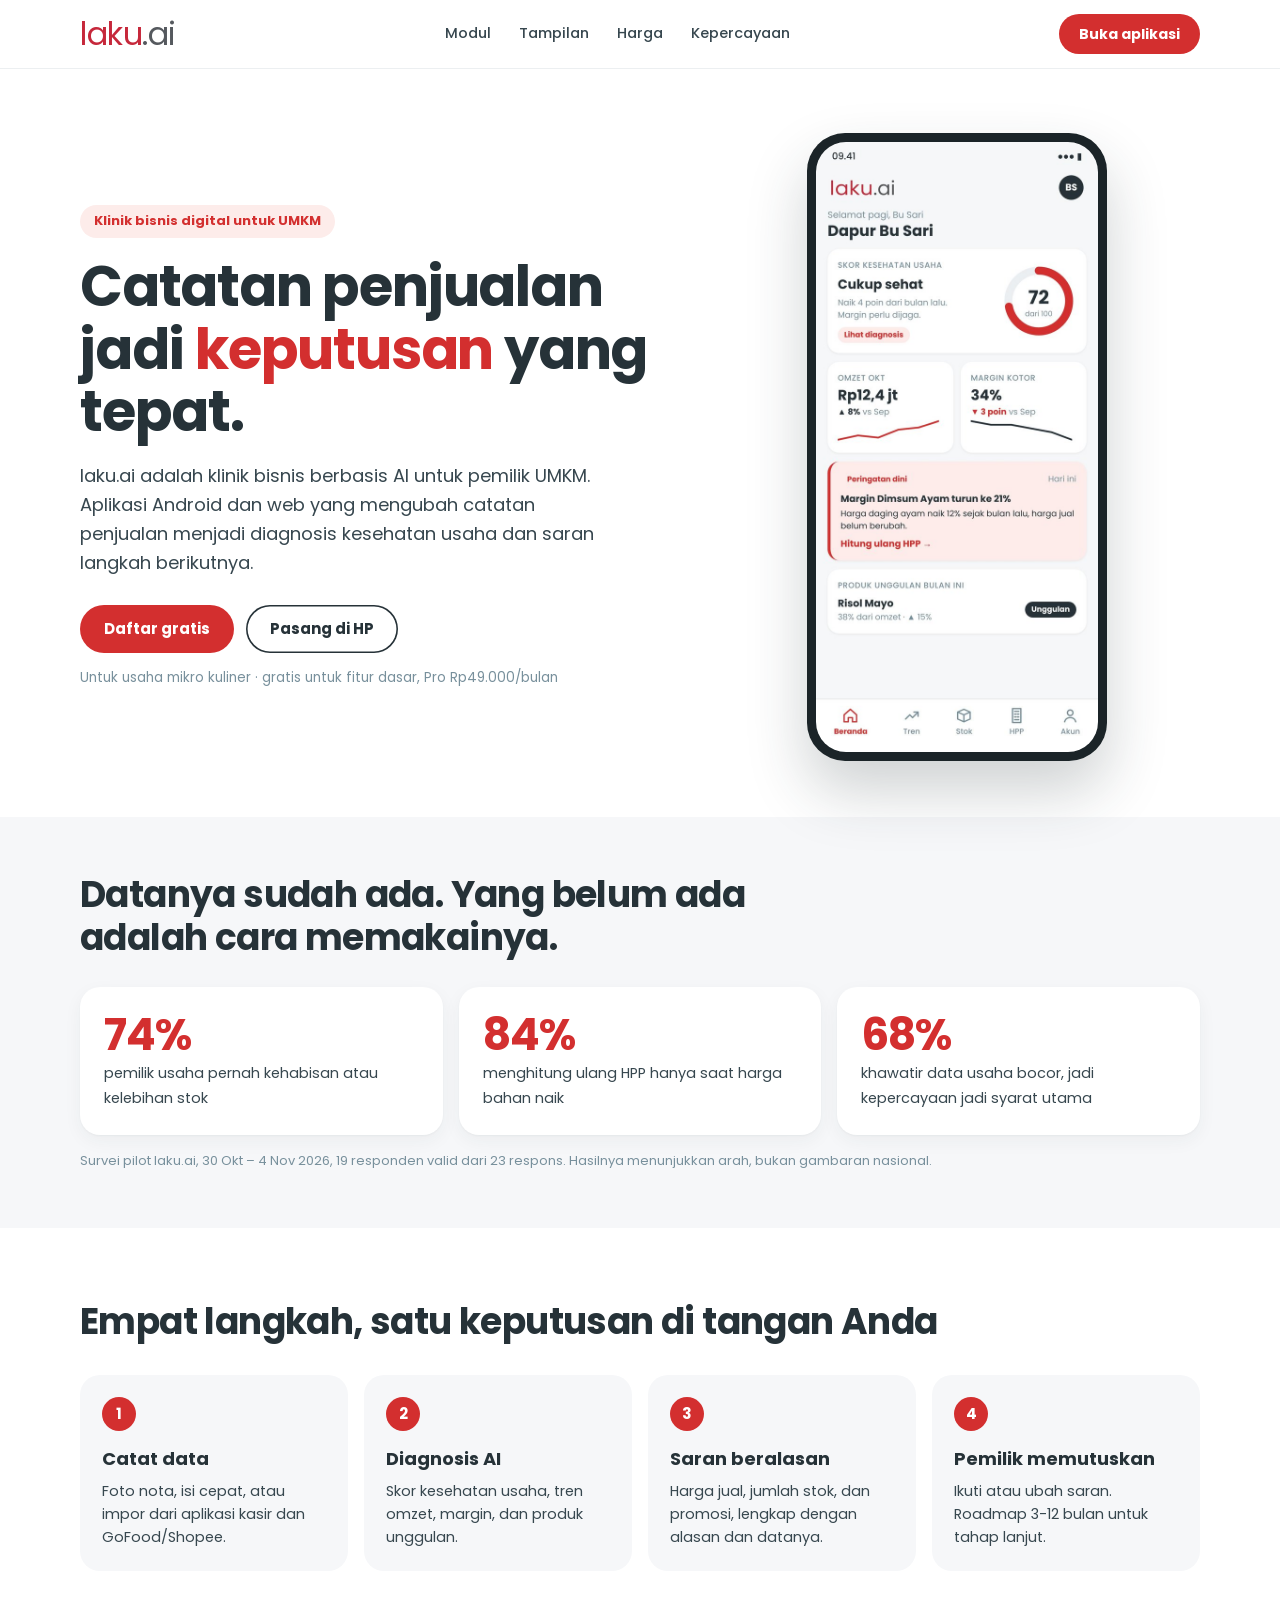
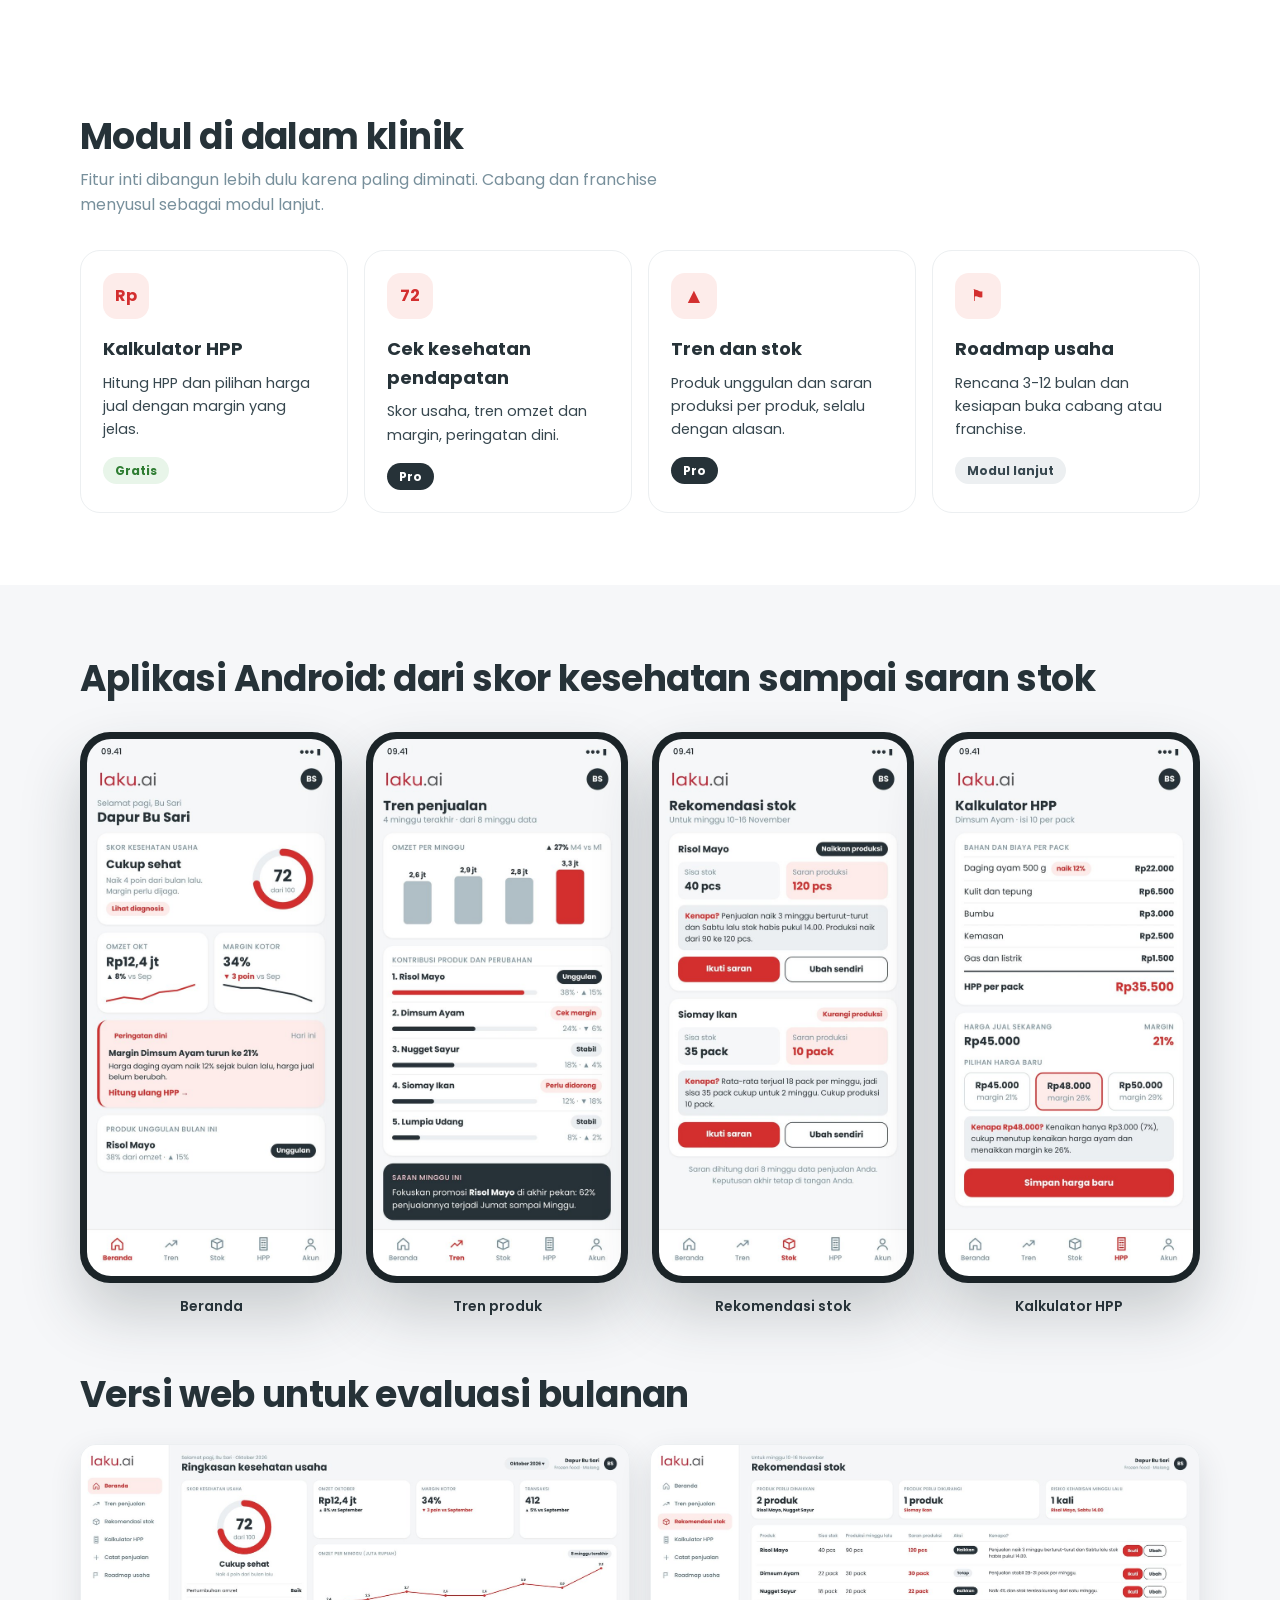
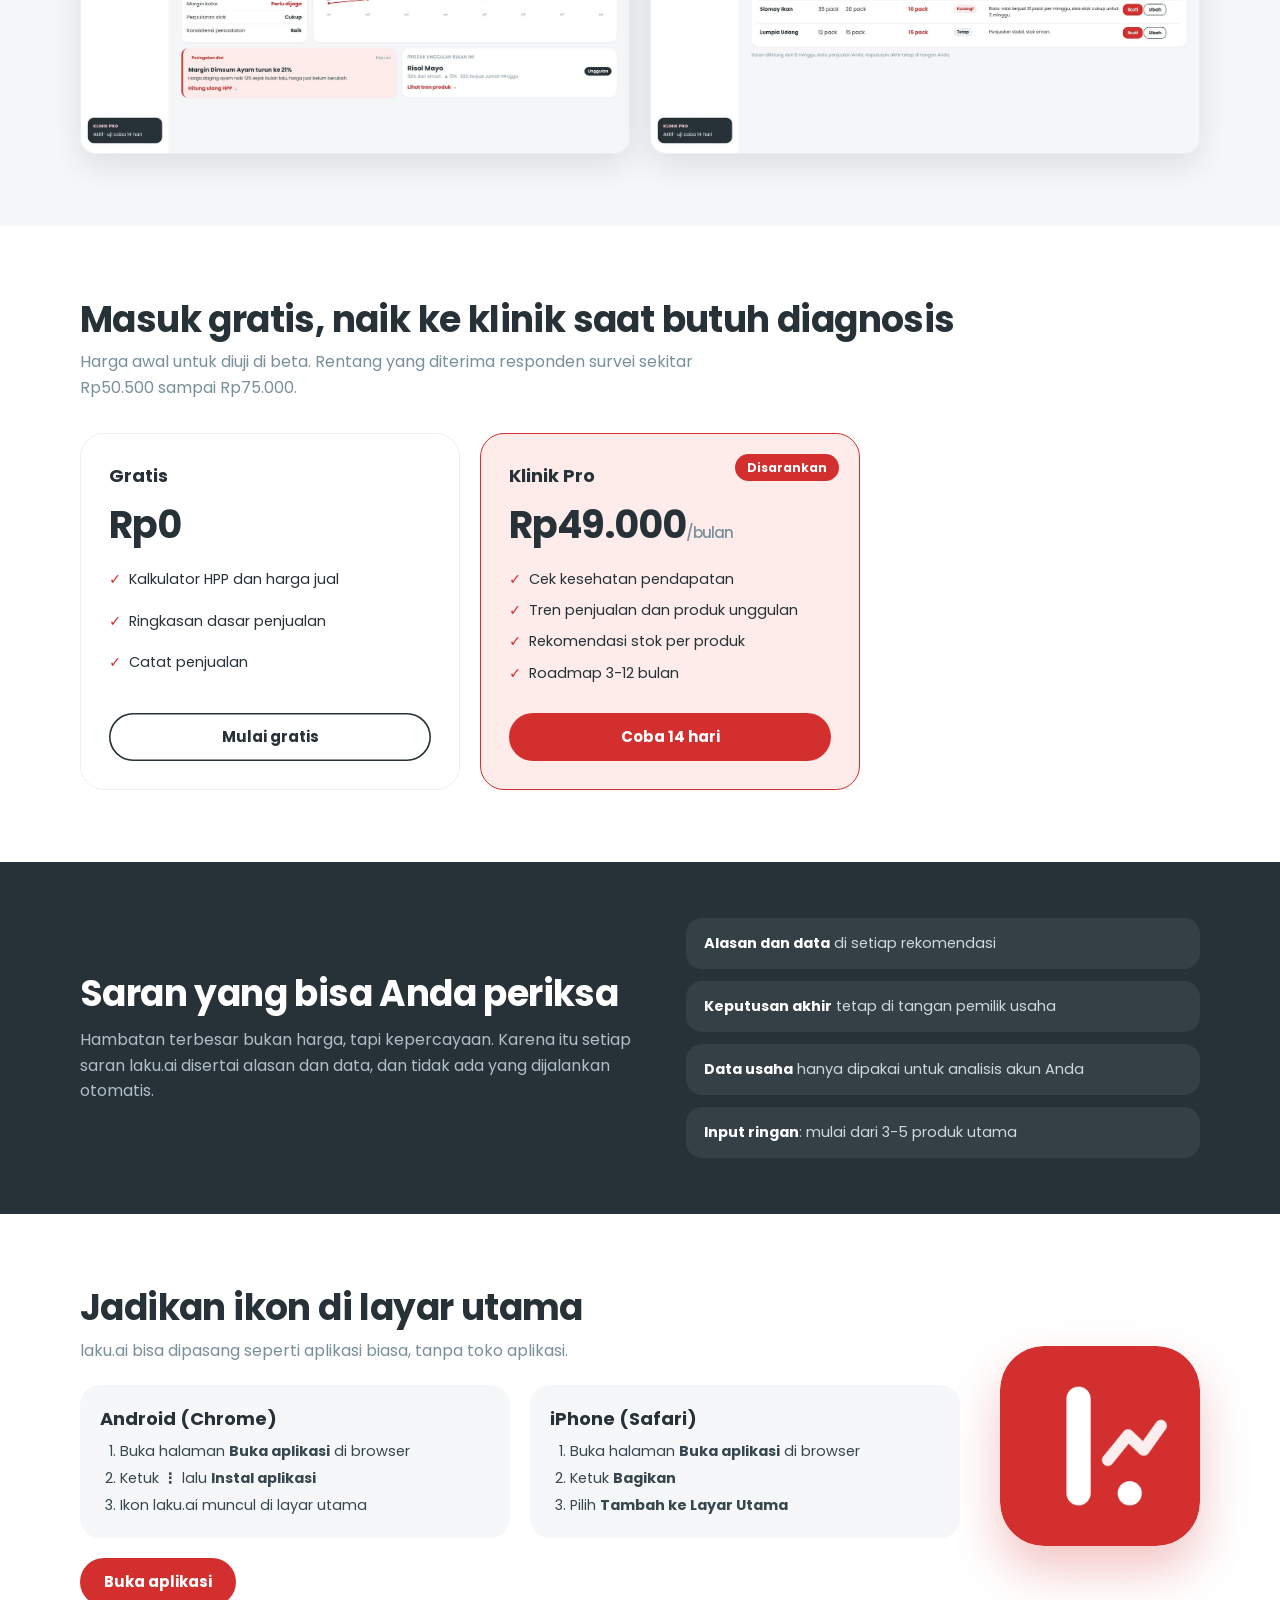
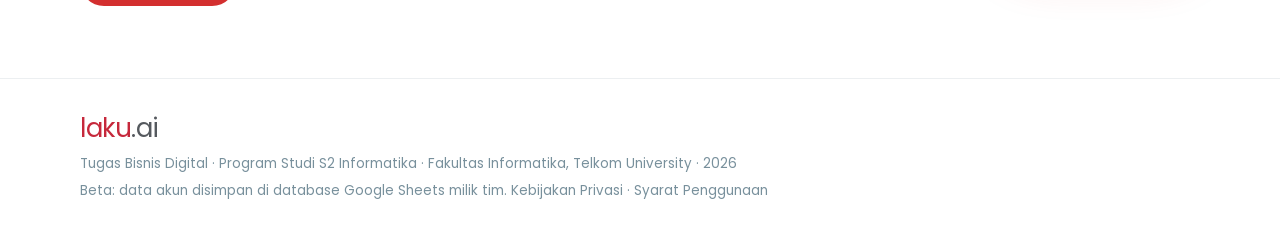
<file: index.html>
<!doctype html>
<html lang="id">
<head>
<meta charset="utf-8">
<title>laku.ai — Klinik bisnis berbasis AI untuk UMKM</title>
<meta name="viewport" content="width=device-width, initial-scale=1, viewport-fit=cover">
<meta name="description" content="Ubah catatan penjualan jadi diagnosis kesehatan usaha dan saran langkah berikutnya: harga jual, jumlah stok, dan promosi, lengkap dengan alasan dan datanya.">
<meta name="theme-color" content="#FFFFFF">
<meta property="og:title" content="laku.ai — Klinik bisnis berbasis AI untuk UMKM">
<meta property="og:description" content="Skor kesehatan usaha, tren produk, rekomendasi stok, dan kalkulator HPP. Gratis untuk fitur dasar.">
<meta property="og:image" content="assets/icons/icon-512.png">
<link rel="manifest" href="app/manifest.webmanifest">
<link rel="icon" type="image/png" sizes="32x32" href="assets/icons/favicon-32.png">
<link rel="apple-touch-icon" href="assets/icons/apple-touch-icon.png">
<link rel="stylesheet" href="assets/css/fonts.css">
<link rel="stylesheet" href="assets/css/landing.css">
</head>
<body>
<header class="nav">
  <div class="wrap nav-in">
    <a class="wordmark" href="#top" aria-label="laku.ai"><span>laku</span><i>.ai</i></a>
    <nav class="links" aria-label="Bagian halaman">
      <a href="#modul">Modul</a><a href="#mockup">Tampilan</a><a href="#harga">Harga</a><a href="#percaya">Kepercayaan</a>
    </nav>
    <a class="btn btn-red" href="app/">Buka aplikasi</a>
  </div>
</header>

<main id="top">
  <section class="hero wrap">
    <div class="hero-text">
      <span class="pill">Klinik bisnis digital untuk UMKM</span>
      <h1>Catatan penjualan jadi <em>keputusan</em> yang tepat.</h1>
      <p class="lead">laku.ai adalah klinik bisnis berbasis AI untuk pemilik UMKM. Aplikasi Android dan web yang mengubah catatan penjualan menjadi diagnosis kesehatan usaha dan saran langkah berikutnya.</p>
      <div class="cta">
        <a class="btn btn-red" href="app/#/daftar">Daftar gratis</a>
        <a class="btn btn-line" href="#pasang">Pasang di HP</a>
      </div>
      <p class="fine">Untuk usaha mikro kuliner · gratis untuk fitur dasar, Pro Rp49.000/bulan</p>
    </div>
    <div class="hero-phone">
      <div class="phone"><img src="assets/img/mockup-android-1-beranda.jpg" alt="Layar Beranda laku.ai: skor kesehatan usaha 72 dari 100, omzet, margin, dan peringatan dini" width="600" height="1298"></div>
    </div>
  </section>

  <section class="band">
    <div class="wrap">
      <h2>Datanya sudah ada. Yang belum ada adalah cara memakainya.</h2>
      <div class="stats">
        <div><b>74%</b><span>pemilik usaha pernah kehabisan atau kelebihan stok</span></div>
        <div><b>84%</b><span>menghitung ulang HPP hanya saat harga bahan naik</span></div>
        <div><b>68%</b><span>khawatir data usaha bocor, jadi kepercayaan jadi syarat utama</span></div>
      </div>
      <p class="src">Survei pilot laku.ai, 30 Okt – 4 Nov 2026, 19 responden valid dari 23 respons. Hasilnya menunjukkan arah, bukan gambaran nasional.</p>
    </div>
  </section>

  <section class="wrap sec">
    <h2>Empat langkah, satu keputusan di tangan Anda</h2>
    <ol class="steps">
      <li><b>1</b><h3>Catat data</h3><p>Foto nota, isi cepat, atau impor dari aplikasi kasir dan GoFood/Shopee.</p></li>
      <li><b>2</b><h3>Diagnosis AI</h3><p>Skor kesehatan usaha, tren omzet, margin, dan produk unggulan.</p></li>
      <li><b>3</b><h3>Saran beralasan</h3><p>Harga jual, jumlah stok, dan promosi, lengkap dengan alasan dan datanya.</p></li>
      <li><b>4</b><h3>Pemilik memutuskan</h3><p>Ikuti atau ubah saran. Roadmap 3-12 bulan untuk tahap lanjut.</p></li>
    </ol>
  </section>

  <section class="wrap sec" id="modul">
    <h2>Modul di dalam klinik</h2>
    <p class="sub">Fitur inti dibangun lebih dulu karena paling diminati. Cabang dan franchise menyusul sebagai modul lanjut.</p>
    <div class="mods">
      <article><i class="ic">Rp</i><h3>Kalkulator HPP</h3><p>Hitung HPP dan pilihan harga jual dengan margin yang jelas.</p><span class="tag free">Gratis</span></article>
      <article><i class="ic">72</i><h3>Cek kesehatan pendapatan</h3><p>Skor usaha, tren omzet dan margin, peringatan dini.</p><span class="tag">Pro</span></article>
      <article><i class="ic">▲</i><h3>Tren dan stok</h3><p>Produk unggulan dan saran produksi per produk, selalu dengan alasan.</p><span class="tag">Pro</span></article>
      <article><i class="ic">⚑</i><h3>Roadmap usaha</h3><p>Rencana 3-12 bulan dan kesiapan buka cabang atau franchise.</p><span class="tag later">Modul lanjut</span></article>
    </div>
  </section>

  <section class="sec shots" id="mockup">
    <div class="wrap">
      <h2>Aplikasi Android: dari skor kesehatan sampai saran stok</h2>
      <div class="phones">
        <figure><div class="phone"><img loading="lazy" src="assets/img/mockup-android-1-beranda.jpg" alt="Beranda" width="600" height="1298"></div><figcaption>Beranda</figcaption></figure>
        <figure><div class="phone"><img loading="lazy" src="assets/img/mockup-android-2-tren.jpg" alt="Tren produk" width="600" height="1298"></div><figcaption>Tren produk</figcaption></figure>
        <figure><div class="phone"><img loading="lazy" src="assets/img/mockup-android-3-stok.jpg" alt="Rekomendasi stok" width="600" height="1298"></div><figcaption>Rekomendasi stok</figcaption></figure>
        <figure><div class="phone"><img loading="lazy" src="assets/img/mockup-android-4-hpp.jpg" alt="Kalkulator HPP" width="600" height="1298"></div><figcaption>Kalkulator HPP</figcaption></figure>
      </div>
      <h2 style="margin-top:56px">Versi web untuk evaluasi bulanan</h2>
      <div class="webs">
        <img loading="lazy" src="assets/img/mockup-web-1-beranda.jpg" alt="Versi web: ringkasan kesehatan usaha" width="1400" height="788">
        <img loading="lazy" src="assets/img/mockup-web-3-stok.jpg" alt="Versi web: rekomendasi stok" width="1400" height="788">
      </div>
    </div>
  </section>

  <section class="wrap sec" id="harga">
    <h2>Masuk gratis, naik ke klinik saat butuh diagnosis</h2>
    <p class="sub">Harga awal untuk diuji di beta. Rentang yang diterima responden survei sekitar Rp50.500 sampai Rp75.000.</p>
    <div class="plans">
      <article><h3>Gratis</h3><div class="price">Rp0</div><ul><li>Kalkulator HPP dan harga jual</li><li>Ringkasan dasar penjualan</li><li>Catat penjualan</li></ul><a class="btn btn-line" href="app/#/daftar">Mulai gratis</a></article>
      <article class="pro"><span class="tag">Disarankan</span><h3>Klinik Pro</h3><div class="price">Rp49.000<small>/bulan</small></div><ul><li>Cek kesehatan pendapatan</li><li>Tren penjualan dan produk unggulan</li><li>Rekomendasi stok per produk</li><li>Roadmap 3-12 bulan</li></ul><a class="btn btn-red" href="app/#/daftar">Coba 14 hari</a></article>
    </div>
  </section>

  <section class="band dark" id="percaya">
    <div class="wrap trust">
      <div><h2>Saran yang bisa Anda periksa</h2><p>Hambatan terbesar bukan harga, tapi kepercayaan. Karena itu setiap saran laku.ai disertai alasan dan data, dan tidak ada yang dijalankan otomatis.</p></div>
      <ul>
        <li><b>Alasan dan data</b> di setiap rekomendasi</li>
        <li><b>Keputusan akhir</b> tetap di tangan pemilik usaha</li>
        <li><b>Data usaha</b> hanya dipakai untuk analisis akun Anda</li>
        <li><b>Input ringan</b>: mulai dari 3-5 produk utama</li>
      </ul>
    </div>
  </section>

  <section class="wrap sec install" id="pasang">
    <div>
      <h2>Jadikan ikon di layar utama</h2>
      <p class="sub">laku.ai bisa dipasang seperti aplikasi biasa, tanpa toko aplikasi.</p>
      <div class="how">
        <div><h3>Android (Chrome)</h3><ol><li>Buka halaman <b>Buka aplikasi</b> di browser</li><li>Ketuk <b>⋮</b> lalu <b>Instal aplikasi</b></li><li>Ikon laku.ai muncul di layar utama</li></ol></div>
        <div><h3>iPhone (Safari)</h3><ol><li>Buka halaman <b>Buka aplikasi</b> di browser</li><li>Ketuk <b>Bagikan</b></li><li>Pilih <b>Tambah ke Layar Utama</b></li></ol></div>
      </div>
      <a class="btn btn-red" href="app/" style="margin-top:20px">Buka aplikasi</a>
    </div>
    <img class="appicon" src="assets/icons/icon-512.png" alt="Ikon aplikasi laku.ai" width="200" height="200">
  </section>
</main>

<footer class="foot"><div class="wrap">
  <a class="wordmark" href="#top"><span>laku</span><i>.ai</i></a>
  <p>Tugas Bisnis Digital · Program Studi S2 Informatika · Fakultas Informatika, Telkom University · 2026</p>
  <p>Beta: data akun disimpan di database Google Sheets milik tim. <a href="privasi/">Kebijakan Privasi</a> · <a href="syarat/">Syarat Penggunaan</a></p>
</div></footer>

<script>
if ('serviceWorker' in navigator && location.protocol.indexOf('http') === 0) {
  window.addEventListener('load', function () { navigator.serviceWorker.register('sw.js', { scope: './' }).catch(function () {}); });
}
</script>
</body>
</html>
</file>
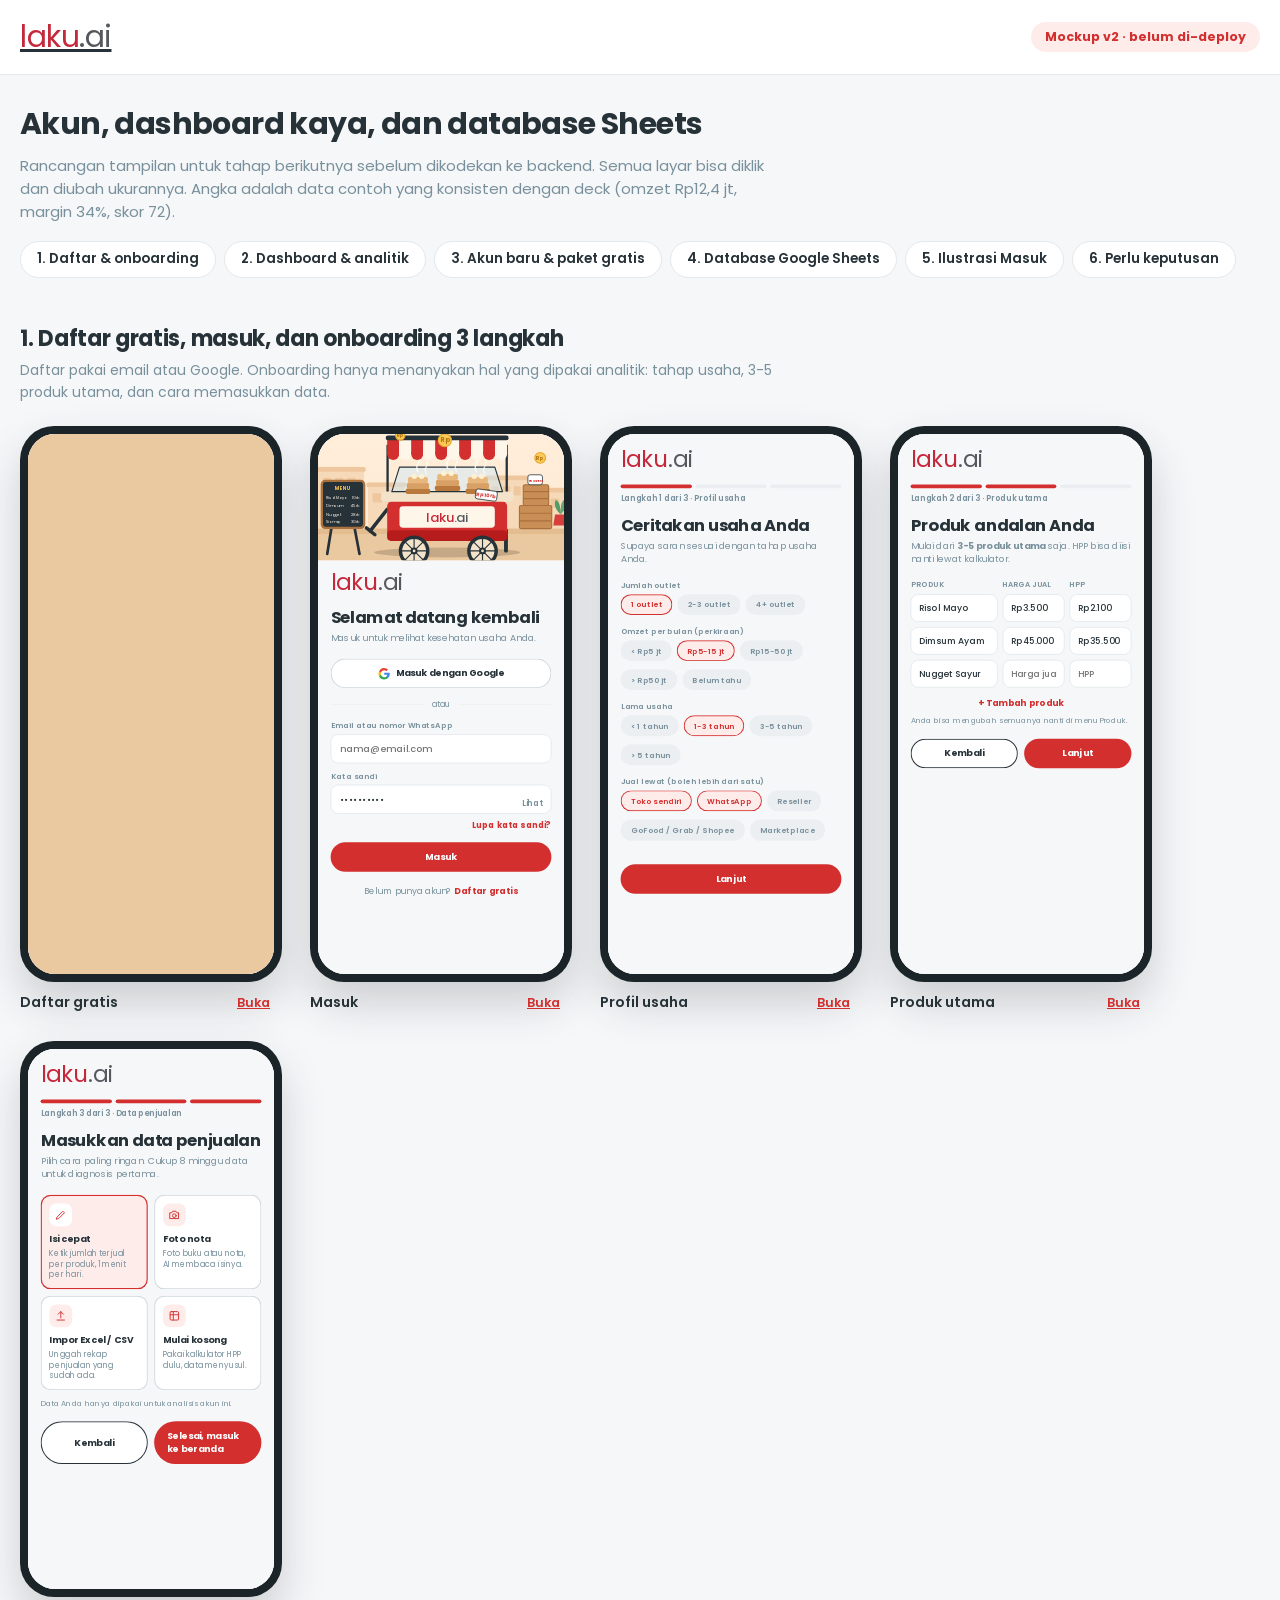
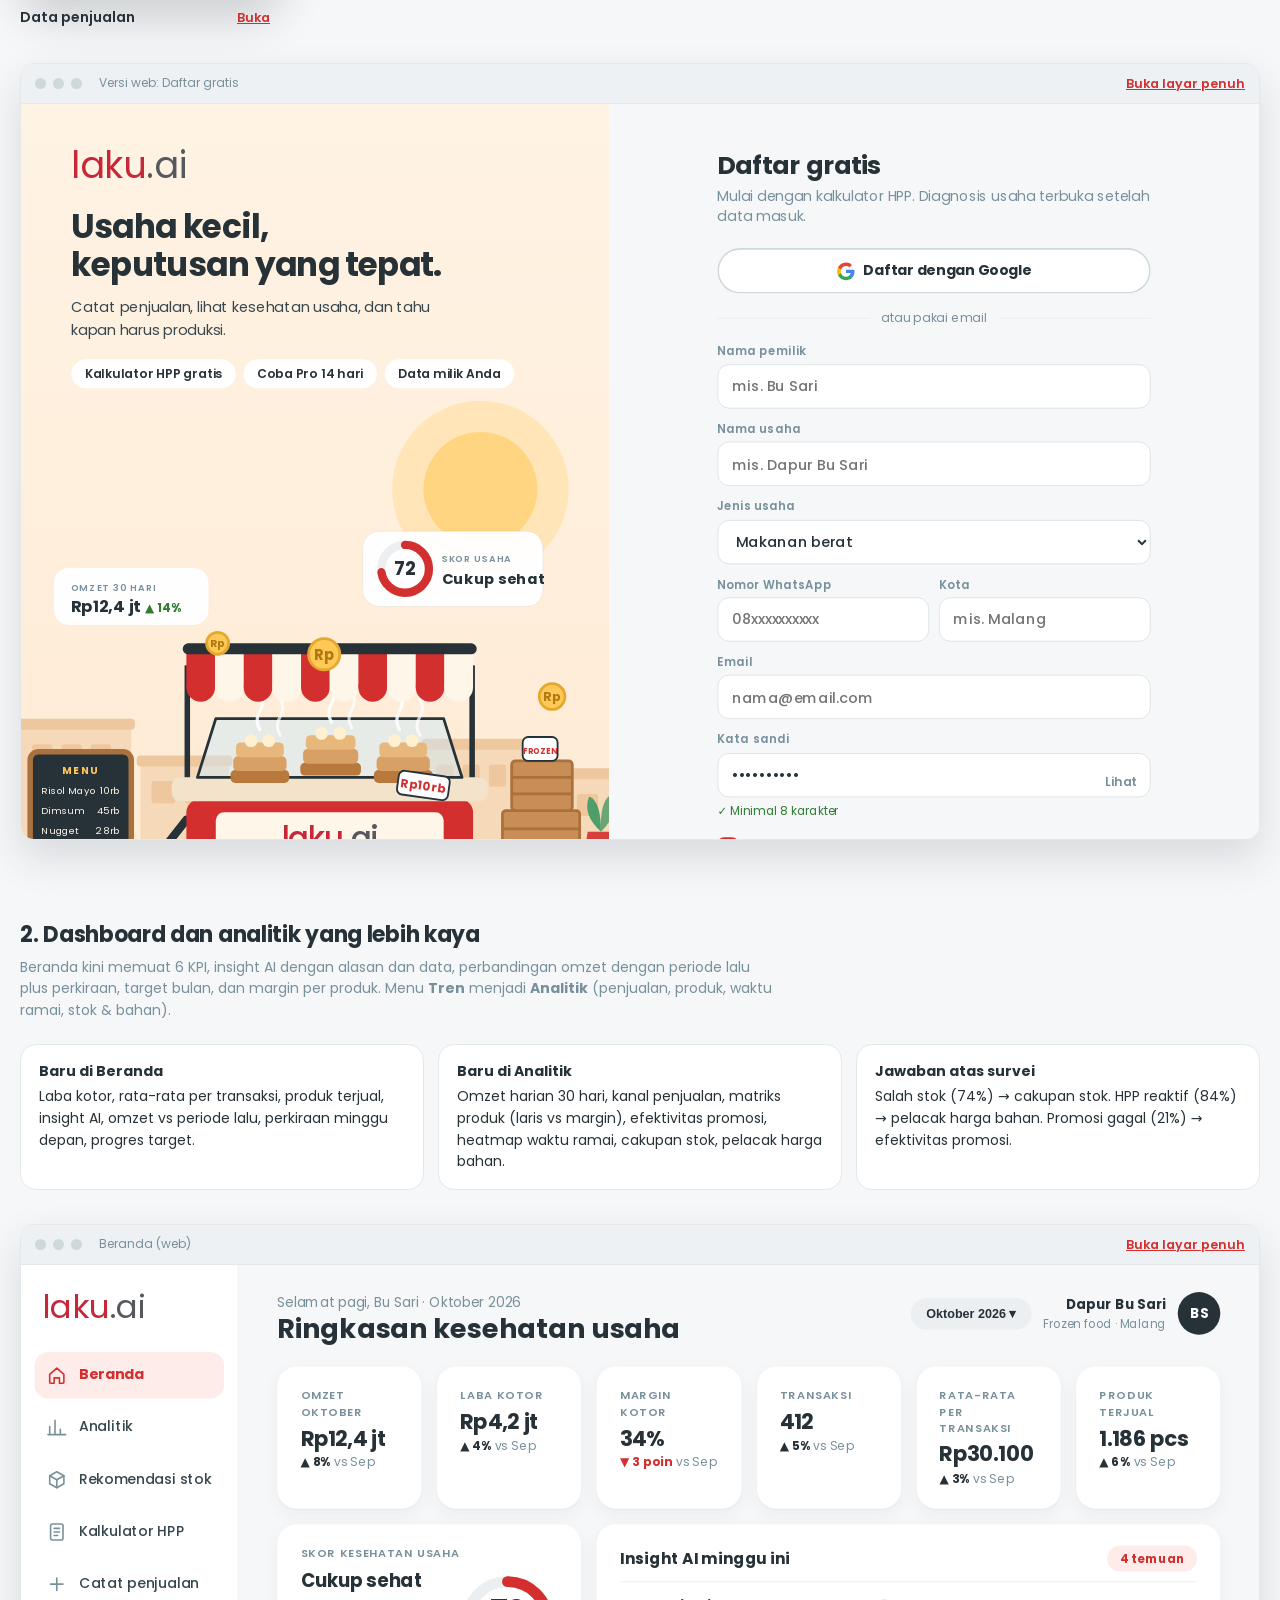
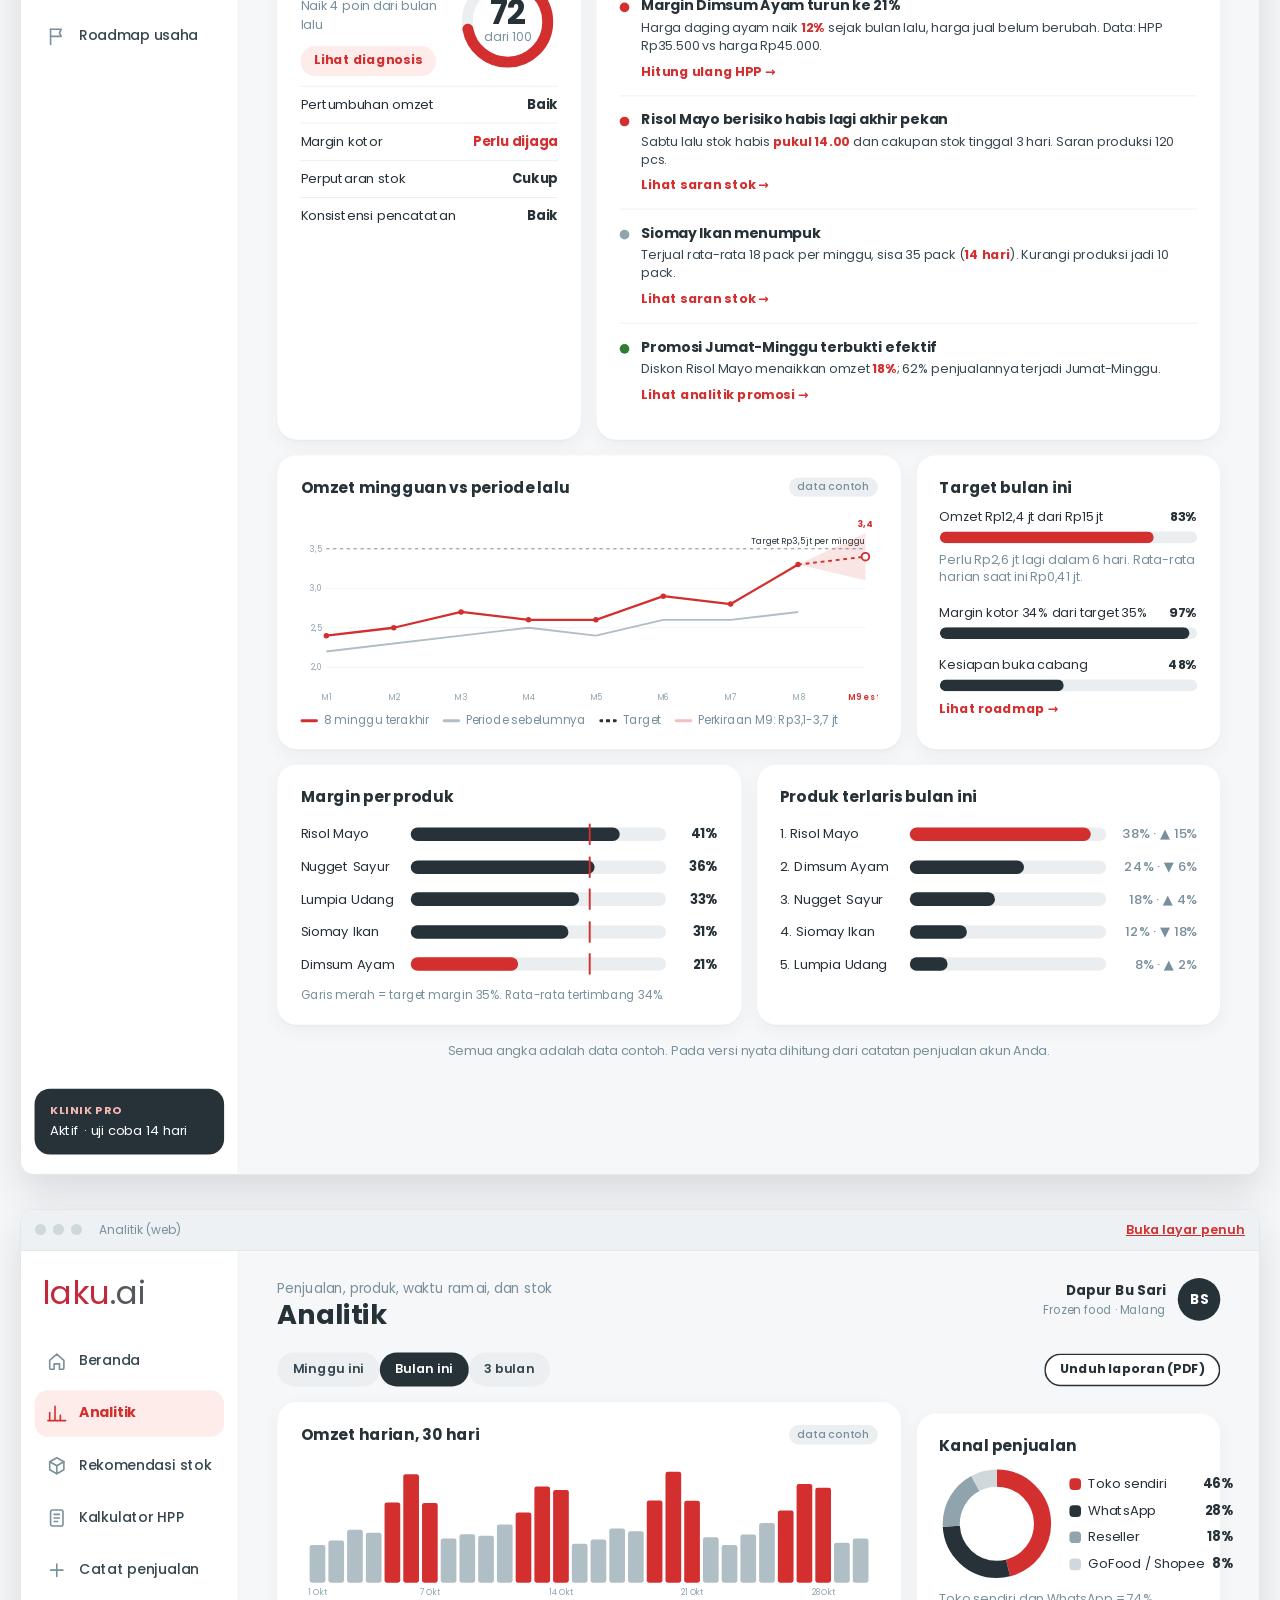
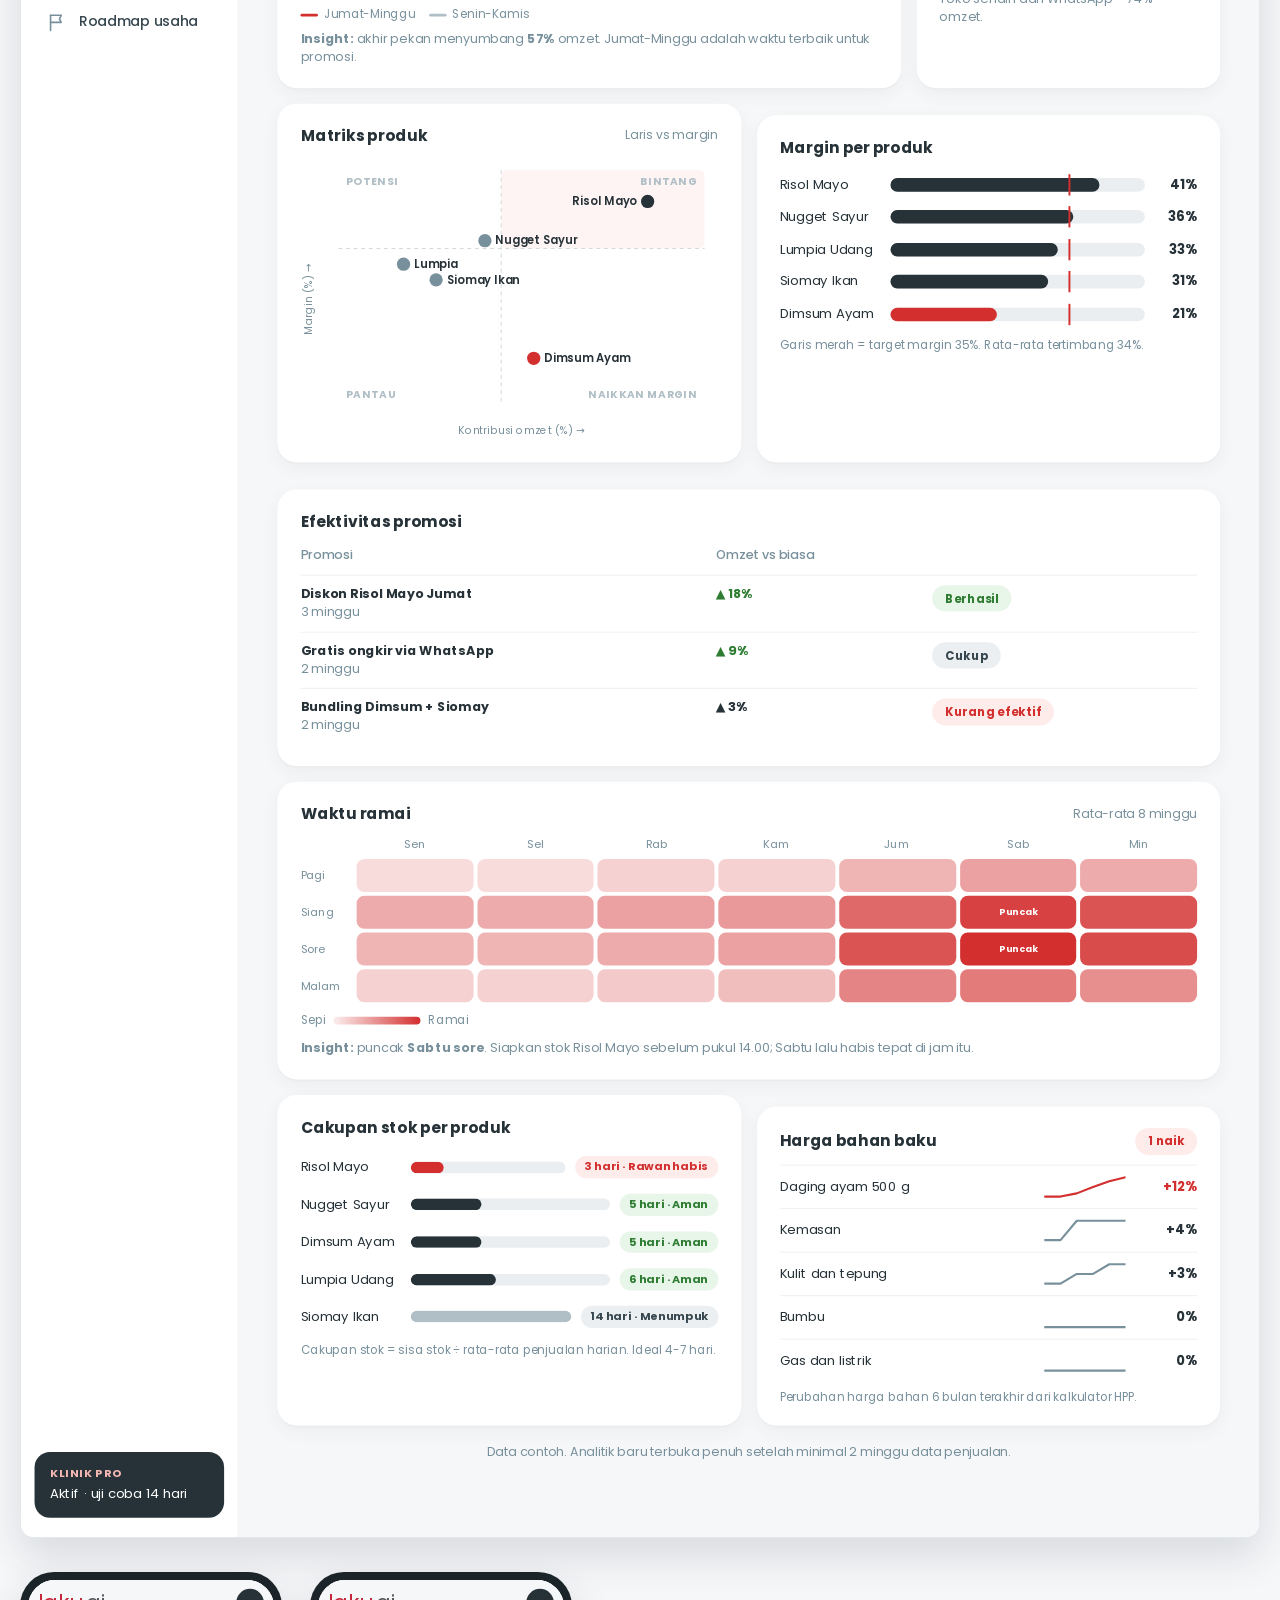
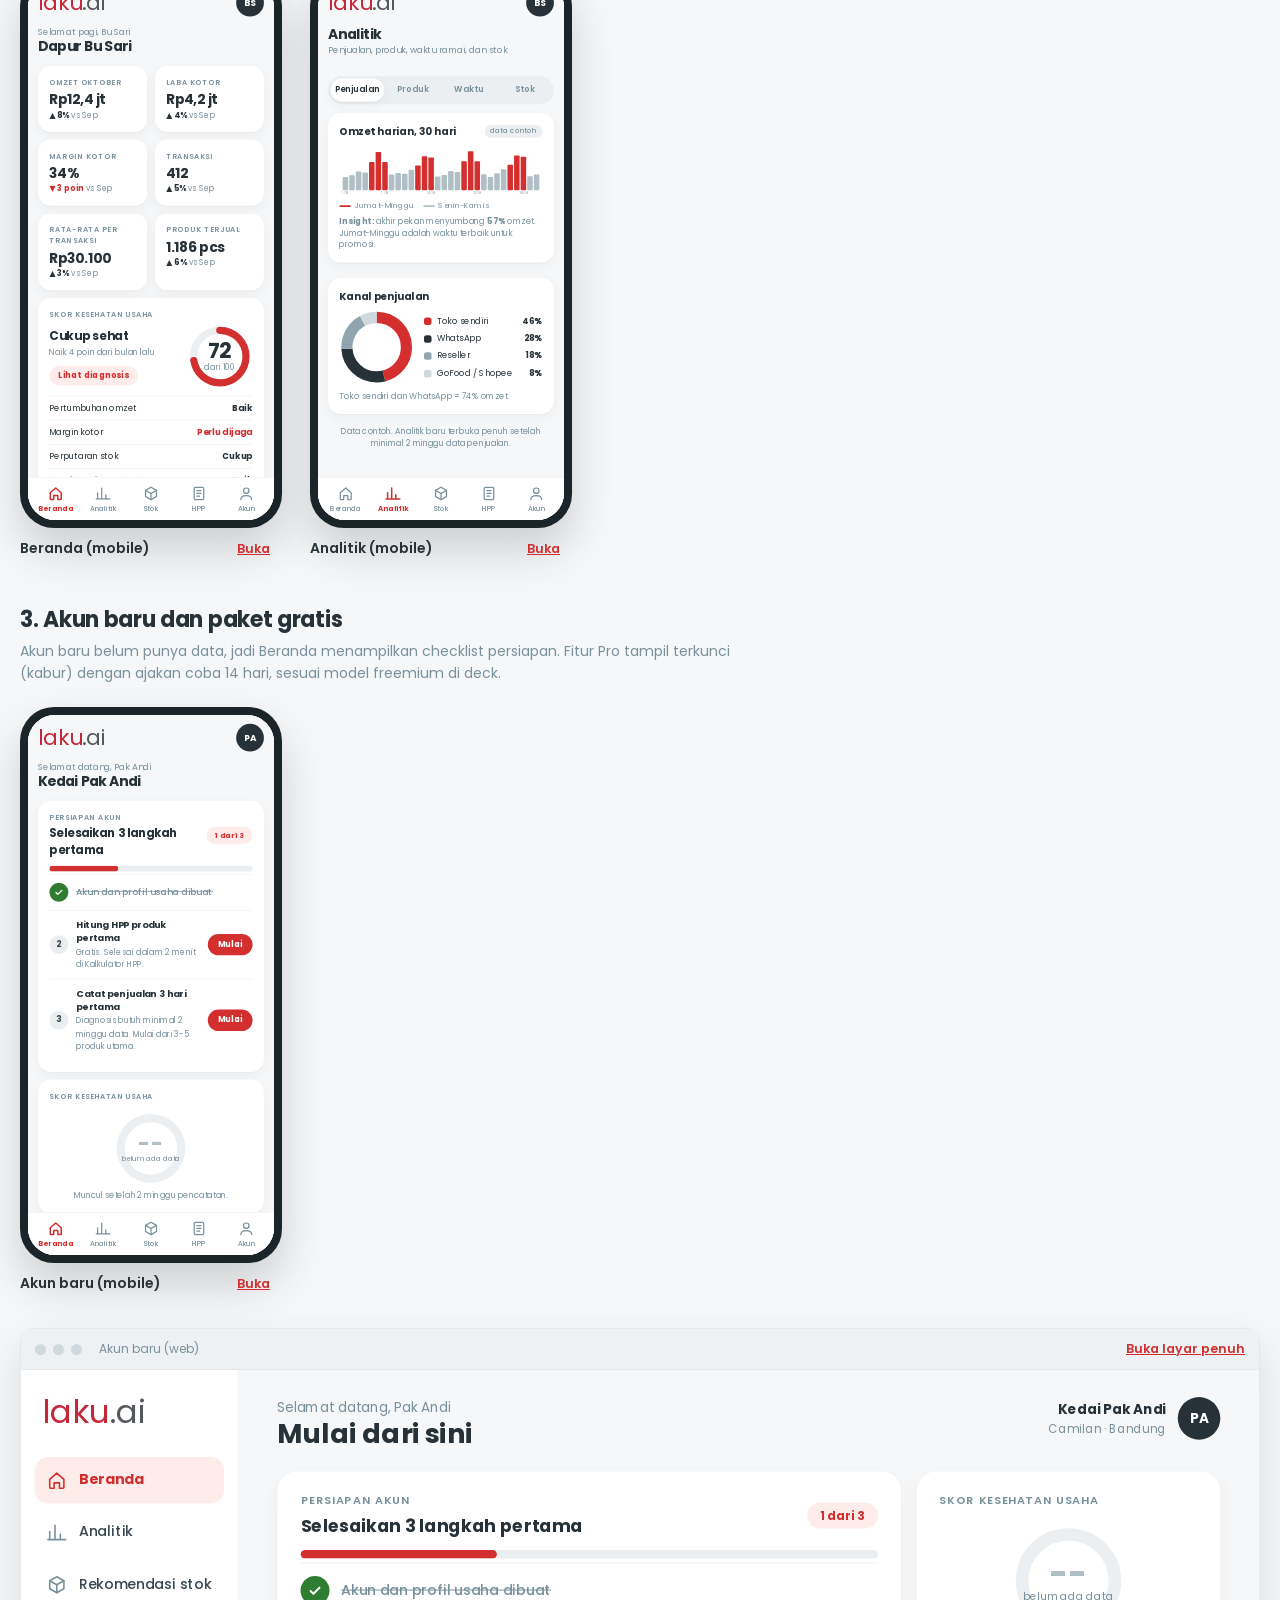
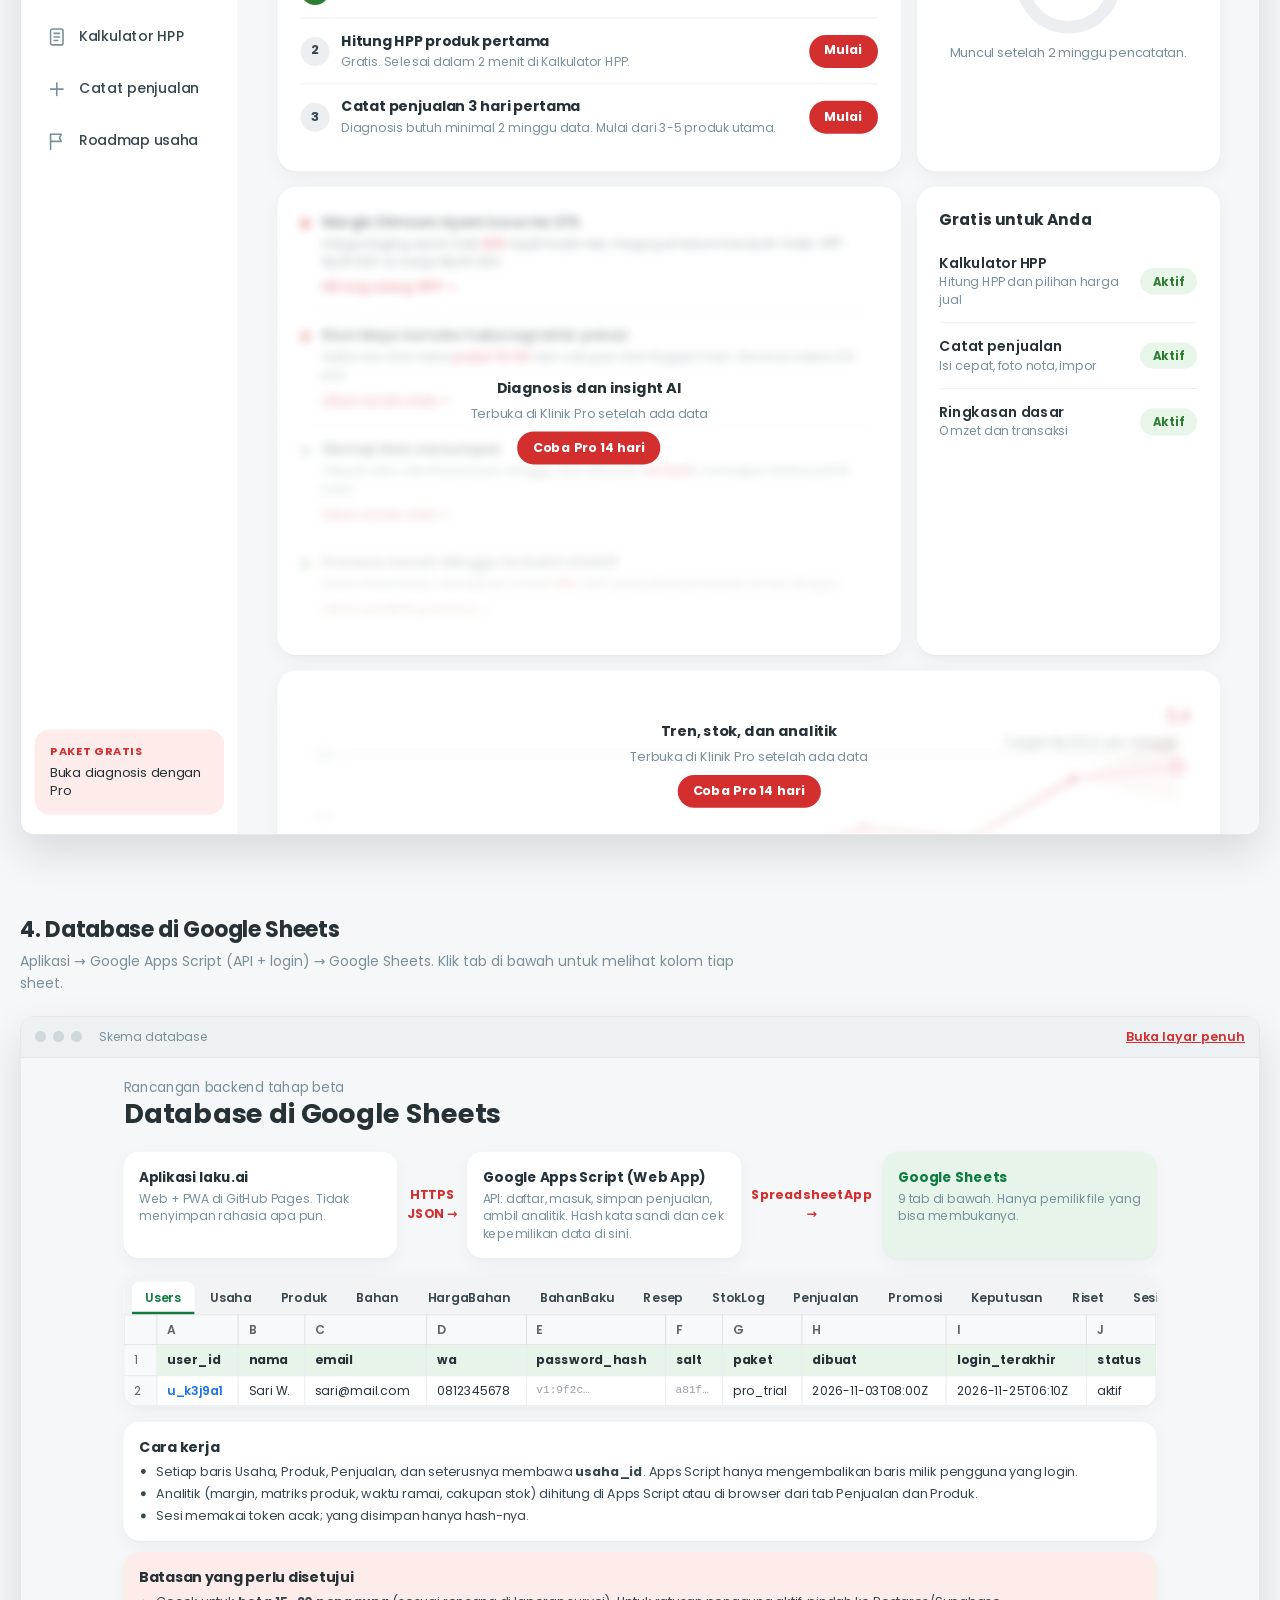
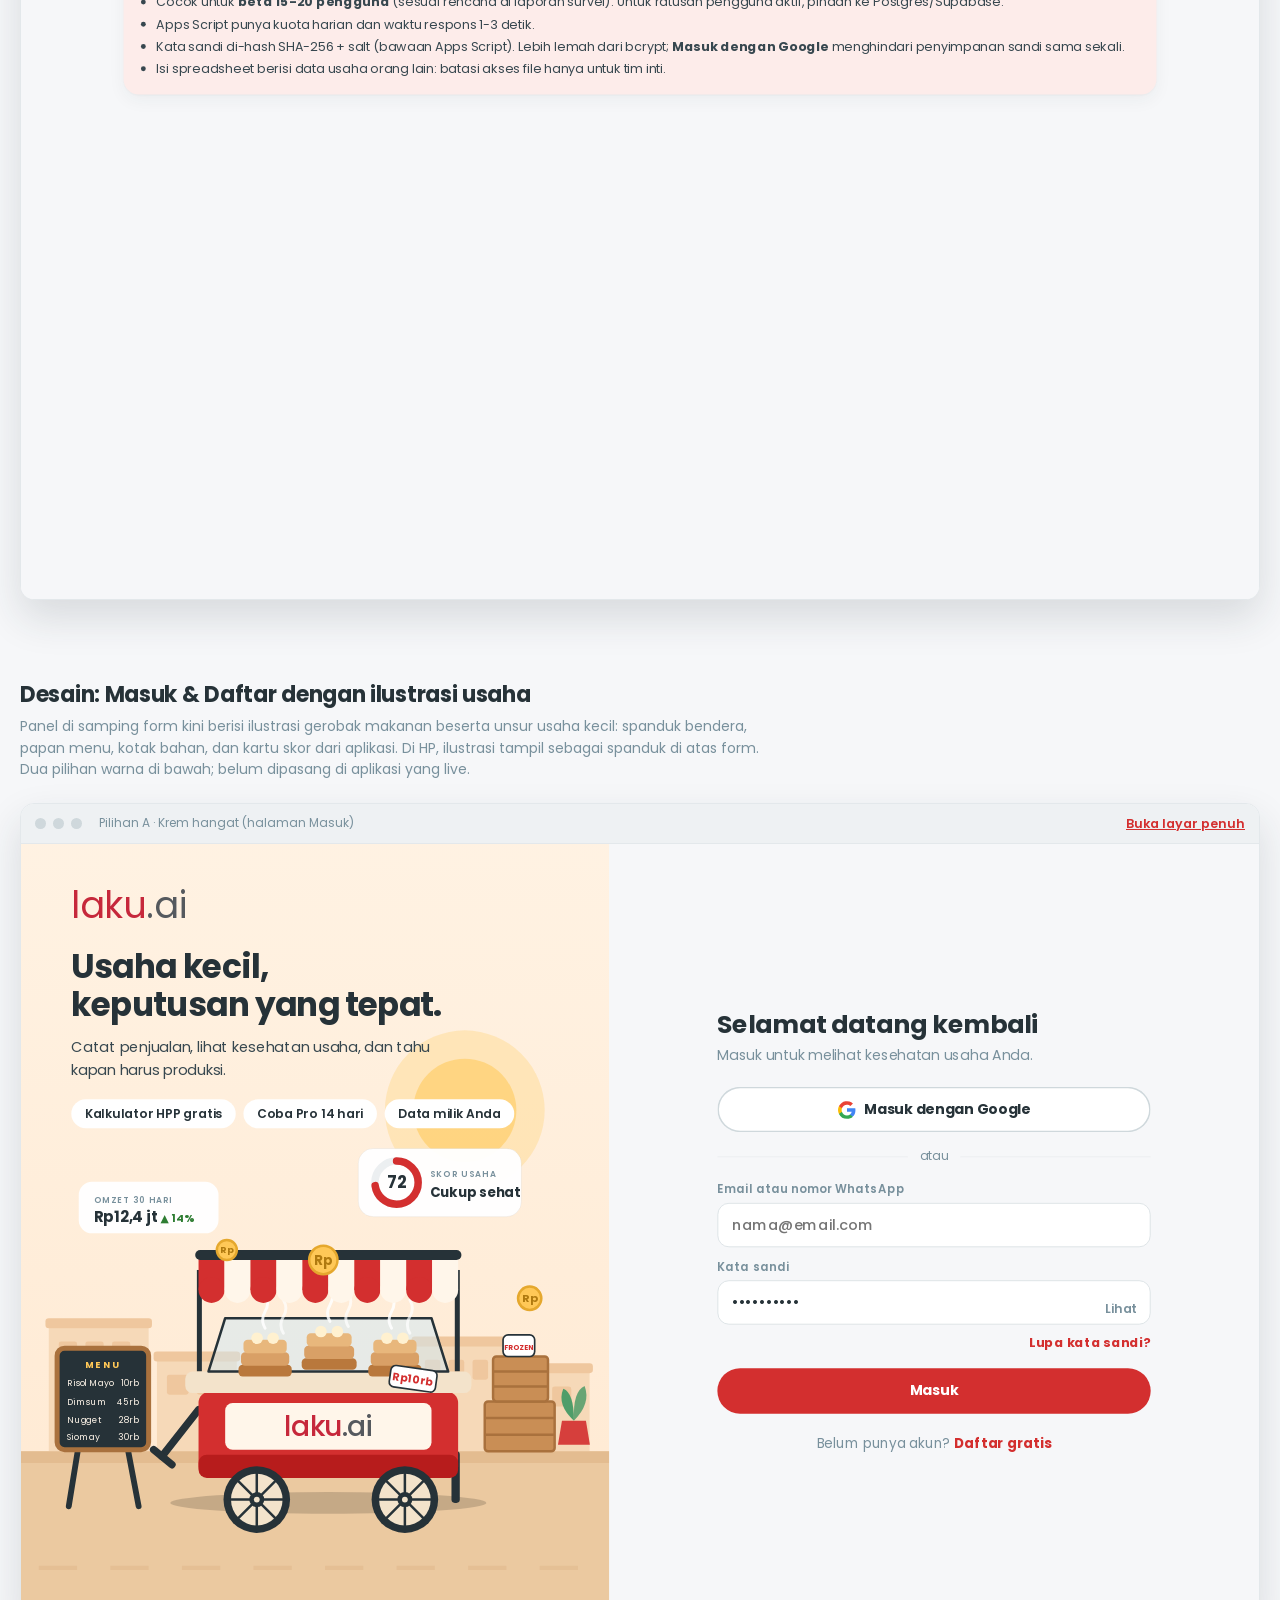
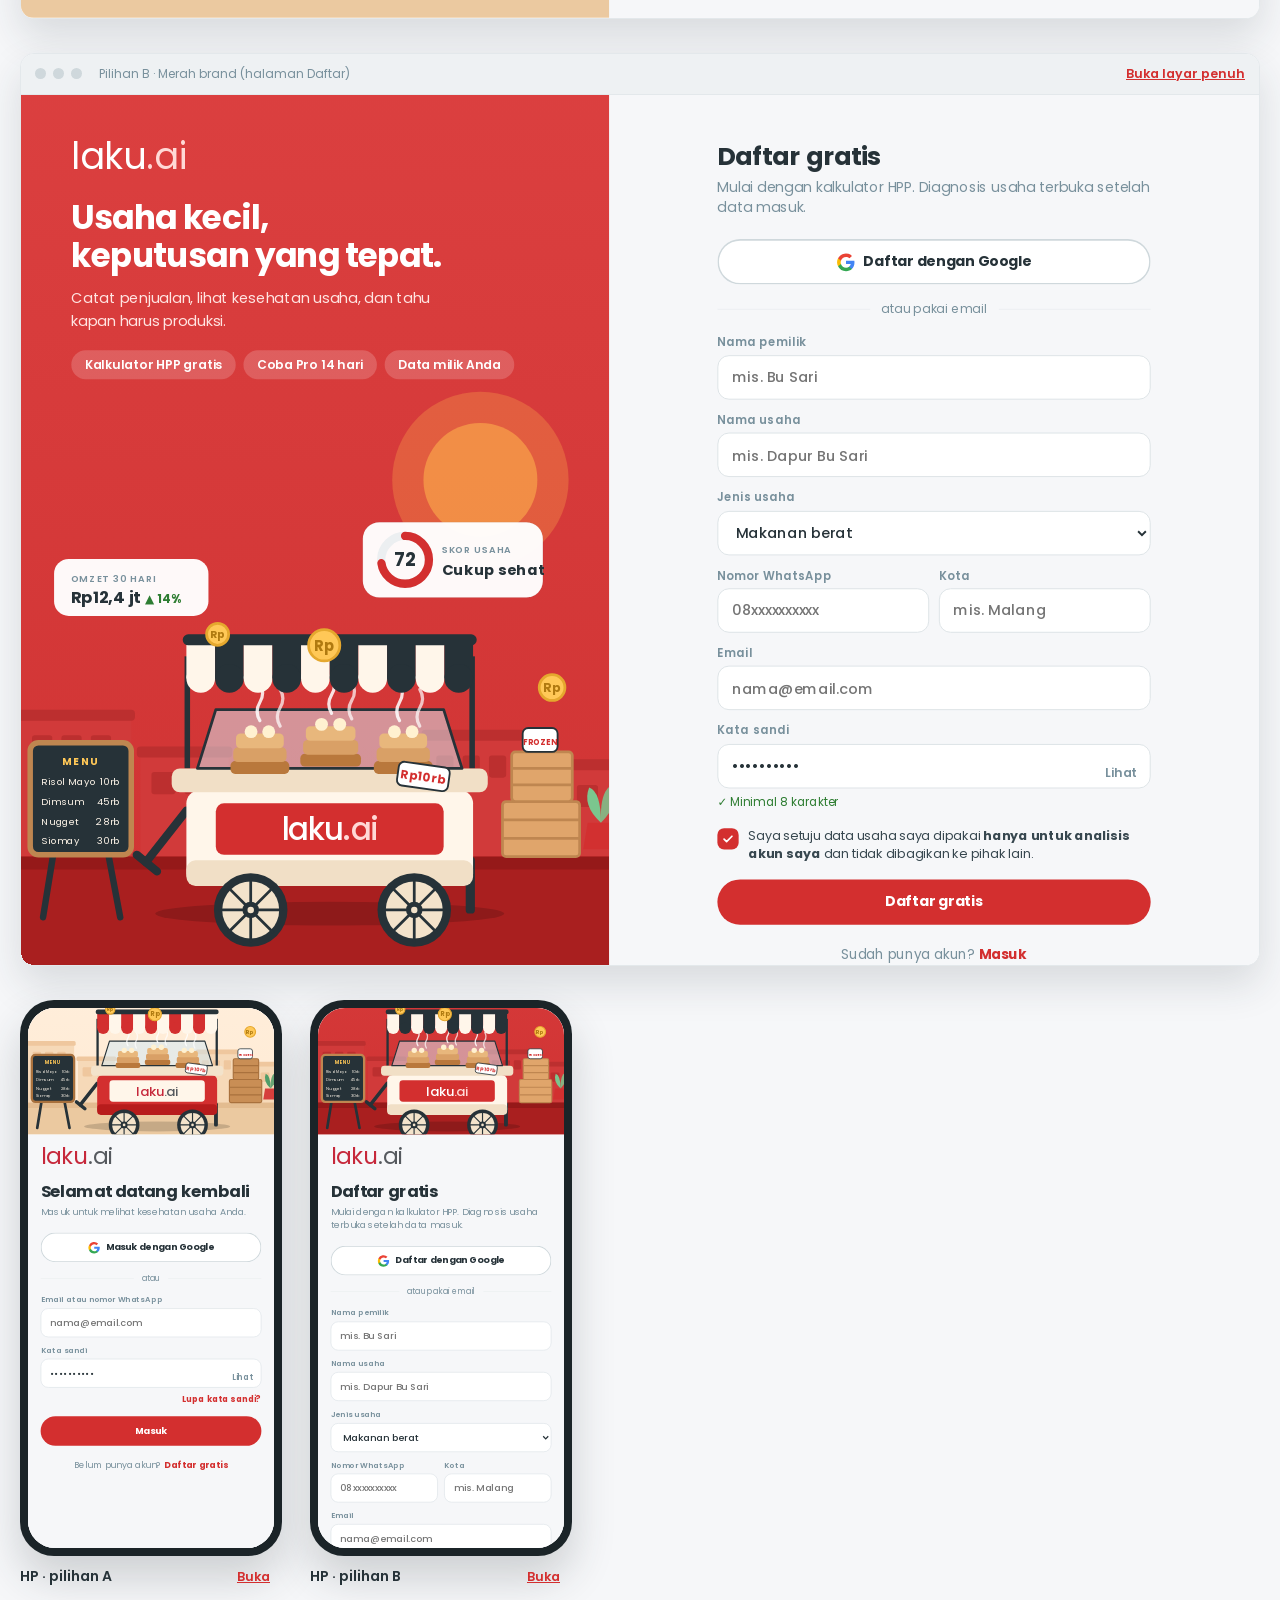
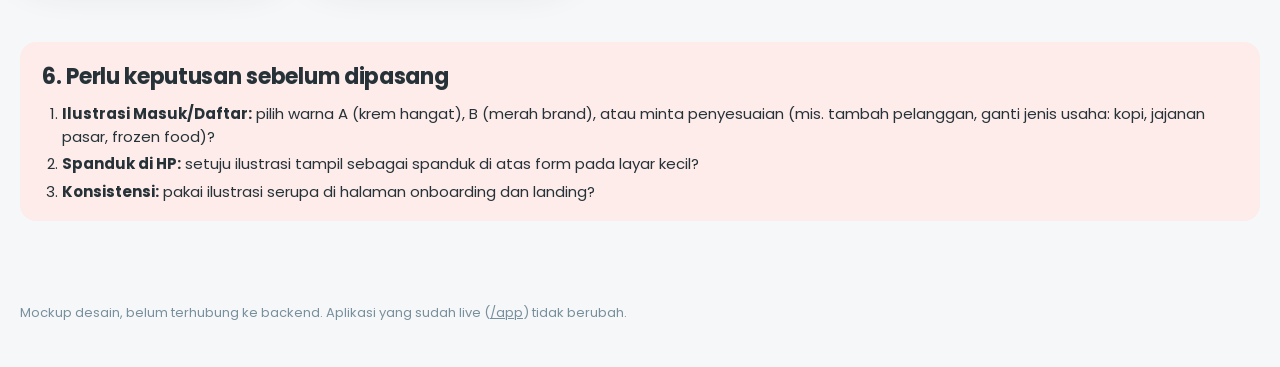
<file: mockup/index.html>
<!doctype html>
<html lang="id">
<head>
<meta charset="utf-8">
<title>Mockup v2 — laku.ai</title>
<meta name="viewport" content="width=device-width, initial-scale=1">
<meta name="robots" content="noindex">
<link rel="stylesheet" href="../assets/css/fonts.css">
<style>
:root{--red:#D32F2F;--ink:#263238;--muted:#78909C;--bg:#F6F7F9;--line:#E3E8EB}
*{box-sizing:border-box}
body{margin:0;background:var(--bg);color:var(--ink);font:400 15px/1.55 'Poppins',system-ui,sans-serif}
a{color:inherit}
.wrap{width:min(1240px,100% - 40px);margin:0 auto}
header{background:#fff;border-bottom:1px solid var(--line);padding:22px 0}
header .wrap{display:flex;justify-content:space-between;align-items:center;gap:16px;flex-wrap:wrap}
.wm{font-size:30px;line-height:1;letter-spacing:-.5px}.wm span{color:#C6283B}.wm i{font-style:normal;color:#55595E}
.badge{background:#FDECEA;color:var(--red);font-weight:700;font-size:12.5px;padding:5px 14px;border-radius:999px}
h1{font-size:30px;letter-spacing:-.6px;margin:26px 0 6px}
.lead{color:var(--muted);max-width:760px;margin:0 0 8px}
nav.toc{display:flex;gap:8px;flex-wrap:wrap;margin:18px 0 8px}
nav.toc a{background:#fff;border:1px solid var(--line);border-radius:999px;padding:7px 16px;font-weight:600;font-size:13.5px;text-decoration:none}
nav.toc a:hover{border-color:var(--red);color:var(--red)}
section{padding:36px 0 8px}
h2{font-size:22px;margin:0 0 4px;letter-spacing:-.3px}
.sub{color:var(--muted);margin:0 0 22px;font-size:14px;max-width:760px}
.phones{display:flex;gap:28px;flex-wrap:wrap}
figure{margin:0}
figcaption{margin-top:10px;font-weight:600;font-size:14px;display:flex;gap:10px;align-items:center;max-width:250px}
figcaption a{color:var(--red);font-size:12.5px;font-weight:600;margin-left:auto;white-space:nowrap}
.phone{width:262px;height:556px;border-radius:34px;background:#1b2428;padding:8px;box-shadow:0 22px 44px rgba(38,50,56,.2);overflow:hidden}
.phone .scr{width:246px;height:540px;border-radius:27px;overflow:hidden;background:#fff;position:relative}
.phone iframe{width:390px;height:856px;border:0;transform:scale(.6308);transform-origin:0 0;background:var(--bg)}
.web{background:#fff;border-radius:14px;box-shadow:0 18px 40px rgba(38,50,56,.14);border:1px solid var(--line);overflow:hidden;margin-bottom:34px}
.web .bar{display:flex;align-items:center;gap:7px;padding:10px 14px;background:#EEF1F3;border-bottom:1px solid var(--line)}
.web .bar i{width:11px;height:11px;border-radius:50%;background:#CFD8DC}
.web .bar span{margin-left:10px;font-size:12px;color:var(--muted)}
.web .bar a{margin-left:auto;color:var(--red);font-size:12.5px;font-weight:600}
.web .vp{position:relative;overflow:hidden}
.web iframe{width:1280px;border:0;transform-origin:0 0;background:var(--bg)}
.notes{display:grid;grid-template-columns:repeat(auto-fit,minmax(260px,1fr));gap:14px;margin:6px 0 34px}
.notes div{background:#fff;border:1px solid var(--line);border-radius:16px;padding:16px 18px;font-size:14px}
.notes b{display:block;margin-bottom:4px}
.ask{background:#FDECEA;border-radius:16px;padding:18px 22px;margin:10px 0 48px}
.ask ol{margin:8px 0 0;padding-left:20px;display:grid;gap:4px}
footer{padding:26px 0 44px;color:var(--muted);font-size:13px}
</style>
</head>
<body>
<header><div class="wrap"><a class="wm" href="../"><span>laku</span><i>.ai</i></a><span class="badge">Mockup v2 · belum di-deploy</span></div></header>
<div class="wrap">
  <h1>Akun, dashboard kaya, dan database Sheets</h1>
  <p class="lead">Rancangan tampilan untuk tahap berikutnya sebelum dikodekan ke backend. Semua layar bisa diklik dan diubah ukurannya. Angka adalah data contoh yang konsisten dengan deck (omzet Rp12,4 jt, margin 34%, skor 72).</p>
  <nav class="toc"><a href="#akun">1. Daftar &amp; onboarding</a><a href="#dash">2. Dashboard &amp; analitik</a><a href="#baru">3. Akun baru &amp; paket gratis</a><a href="#db">4. Database Google Sheets</a><a href="#art">5. Ilustrasi Masuk</a><a href="#tanya">6. Perlu keputusan</a></nav>

  <section id="akun">
    <h2>1. Daftar gratis, masuk, dan onboarding 3 langkah</h2>
    <p class="sub">Daftar pakai email atau Google. Onboarding hanya menanyakan hal yang dipakai analitik: tahap usaha, 3-5 produk utama, dan cara memasukkan data.</p>
    <div class="phones">
      <figure><div class="phone"><div class="scr"><iframe loading="lazy" src="screen.html?s=daftar" title="Daftar"></iframe></div></div><figcaption>Daftar gratis <a href="screen.html?s=daftar" target="_blank">Buka</a></figcaption></figure>
      <figure><div class="phone"><div class="scr"><iframe loading="lazy" src="screen.html?s=masuk" title="Masuk"></iframe></div></div><figcaption>Masuk <a href="screen.html?s=masuk" target="_blank">Buka</a></figcaption></figure>
      <figure><div class="phone"><div class="scr"><iframe loading="lazy" src="screen.html?s=onboarding1" title="Onboarding 1"></iframe></div></div><figcaption>Profil usaha <a href="screen.html?s=onboarding1" target="_blank">Buka</a></figcaption></figure>
      <figure><div class="phone"><div class="scr"><iframe loading="lazy" src="screen.html?s=onboarding2" title="Onboarding 2"></iframe></div></div><figcaption>Produk utama <a href="screen.html?s=onboarding2" target="_blank">Buka</a></figcaption></figure>
      <figure><div class="phone"><div class="scr"><iframe loading="lazy" src="screen.html?s=onboarding3" title="Onboarding 3"></iframe></div></div><figcaption>Data penjualan <a href="screen.html?s=onboarding3" target="_blank">Buka</a></figcaption></figure>
    </div>
    <div class="web" style="margin-top:34px"><div class="bar"><i></i><i></i><i></i><span>Versi web: Daftar gratis</span><a href="screen.html?s=daftar" target="_blank">Buka layar penuh</a></div><div class="vp" data-h="760"><iframe loading="lazy" src="screen.html?s=daftar" title="Daftar web"></iframe></div></div>
  </section>

  <section id="dash">
    <h2>2. Dashboard dan analitik yang lebih kaya</h2>
    <p class="sub">Beranda kini memuat 6 KPI, insight AI dengan alasan dan data, perbandingan omzet dengan periode lalu plus perkiraan, target bulan, dan margin per produk. Menu <b>Tren</b> menjadi <b>Analitik</b> (penjualan, produk, waktu ramai, stok &amp; bahan).</p>
    <div class="notes">
      <div><b>Baru di Beranda</b>Laba kotor, rata-rata per transaksi, produk terjual, insight AI, omzet vs periode lalu, perkiraan minggu depan, progres target.</div>
      <div><b>Baru di Analitik</b>Omzet harian 30 hari, kanal penjualan, matriks produk (laris vs margin), efektivitas promosi, heatmap waktu ramai, cakupan stok, pelacak harga bahan.</div>
      <div><b>Jawaban atas survei</b>Salah stok (74%) → cakupan stok. HPP reaktif (84%) → pelacak harga bahan. Promosi gagal (21%) → efektivitas promosi.</div>
    </div>
    <div class="web"><div class="bar"><i></i><i></i><i></i><span>Beranda (web)</span><a href="screen.html?s=dashboard" target="_blank">Buka layar penuh</a></div><div class="vp" data-h="1560"><iframe loading="lazy" src="screen.html?s=dashboard" title="Beranda web"></iframe></div></div>
    <div class="web"><div class="bar"><i></i><i></i><i></i><span>Analitik (web)</span><a href="screen.html?s=analitik" target="_blank">Buka layar penuh</a></div><div class="vp" data-h="1950"><iframe loading="lazy" src="screen.html?s=analitik" title="Analitik web"></iframe></div></div>
    <div class="phones">
      <figure><div class="phone"><div class="scr"><iframe loading="lazy" src="screen.html?s=dashboard" title="Beranda mobile"></iframe></div></div><figcaption>Beranda (mobile) <a href="screen.html?s=dashboard" target="_blank">Buka</a></figcaption></figure>
      <figure><div class="phone"><div class="scr"><iframe loading="lazy" src="screen.html?s=analitik" title="Analitik mobile"></iframe></div></div><figcaption>Analitik (mobile) <a href="screen.html?s=analitik" target="_blank">Buka</a></figcaption></figure>
    </div>
  </section>

  <section id="baru">
    <h2>3. Akun baru dan paket gratis</h2>
    <p class="sub">Akun baru belum punya data, jadi Beranda menampilkan checklist persiapan. Fitur Pro tampil terkunci (kabur) dengan ajakan coba 14 hari, sesuai model freemium di deck.</p>
    <div class="phones">
      <figure><div class="phone"><div class="scr"><iframe loading="lazy" src="screen.html?s=kosong" title="Akun baru mobile"></iframe></div></div><figcaption>Akun baru (mobile) <a href="screen.html?s=kosong" target="_blank">Buka</a></figcaption></figure>
    </div>
    <div class="web" style="margin-top:34px"><div class="bar"><i></i><i></i><i></i><span>Akun baru (web)</span><a href="screen.html?s=kosong" target="_blank">Buka layar penuh</a></div><div class="vp" data-h="1100"><iframe loading="lazy" src="screen.html?s=kosong" title="Akun baru web"></iframe></div></div>
  </section>

  <section id="db">
    <h2>4. Database di Google Sheets</h2>
    <p class="sub">Aplikasi → Google Apps Script (API + login) → Google Sheets. Klik tab di bawah untuk melihat kolom tiap sheet.</p>
    <div class="web"><div class="bar"><i></i><i></i><i></i><span>Skema database</span><a href="screen.html?s=skema" target="_blank">Buka layar penuh</a></div><div class="vp" data-h="1180"><iframe loading="lazy" src="screen.html?s=skema" title="Skema database"></iframe></div></div>
  </section>

  <section id="art">
    <h2>Desain: Masuk &amp; Daftar dengan ilustrasi usaha</h2>
    <p class="sub">Panel di samping form kini berisi ilustrasi gerobak makanan beserta unsur usaha kecil: spanduk bendera, papan menu, kotak bahan, dan kartu skor dari aplikasi. Di HP, ilustrasi tampil sebagai spanduk di atas form. Dua pilihan warna di bawah; belum dipasang di aplikasi yang live.</p>
    <div class="web"><div class="bar"><i></i><i></i><i></i><span>Pilihan A · Krem hangat (halaman Masuk)</span><a href="screen.html?s=masuk&v=a" target="_blank">Buka layar penuh</a></div><div class="vp" data-h="800"><iframe loading="lazy" src="screen.html?s=masuk&v=a" title="Masuk varian A"></iframe></div></div>
    <div class="web"><div class="bar"><i></i><i></i><i></i><span>Pilihan B · Merah brand (halaman Daftar)</span><a href="screen.html?s=daftar&v=b" target="_blank">Buka layar penuh</a></div><div class="vp" data-h="900"><iframe loading="lazy" src="screen.html?s=daftar&v=b" title="Daftar varian B"></iframe></div></div>
    <div class="phones">
      <figure><div class="phone"><div class="scr"><iframe loading="lazy" src="screen.html?s=masuk&v=a" title="Masuk HP A"></iframe></div></div><figcaption>HP · pilihan A <a href="screen.html?s=masuk&v=a" target="_blank">Buka</a></figcaption></figure>
      <figure><div class="phone"><div class="scr"><iframe loading="lazy" src="screen.html?s=daftar&v=b" title="Daftar HP B"></iframe></div></div><figcaption>HP · pilihan B <a href="screen.html?s=daftar&v=b" target="_blank">Buka</a></figcaption></figure>
    </div>
  </section>

  <section id="tanya">
    <div class="ask"><h2>6. Perlu keputusan sebelum dipasang</h2>
      <ol>
        <li><b>Ilustrasi Masuk/Daftar:</b> pilih warna A (krem hangat), B (merah brand), atau minta penyesuaian (mis. tambah pelanggan, ganti jenis usaha: kopi, jajanan pasar, frozen food)?</li>
        <li><b>Spanduk di HP:</b> setuju ilustrasi tampil sebagai spanduk di atas form pada layar kecil?</li>
        <li><b>Konsistensi:</b> pakai ilustrasi serupa di halaman onboarding dan landing?</li>
      </ol></div>
  </section>
</div>
<footer><div class="wrap">Mockup desain, belum terhubung ke backend. Aplikasi yang sudah live (<a href="../app/">/app</a>) tidak berubah.</div></footer>
<script>
(function(){
  function fit(){
    document.querySelectorAll('.web .vp').forEach(function(vp){
      var w=vp.clientWidth, s=Math.min(1,w/1280), h=+vp.dataset.h;
      var f=vp.querySelector('iframe'); f.style.height=h+'px'; f.style.transform='scale('+s+')'; vp.style.height=(h*s)+'px';
    });
  }
  window.addEventListener('resize',fit); fit();
})();
</script>
</body>
</html>
</file>
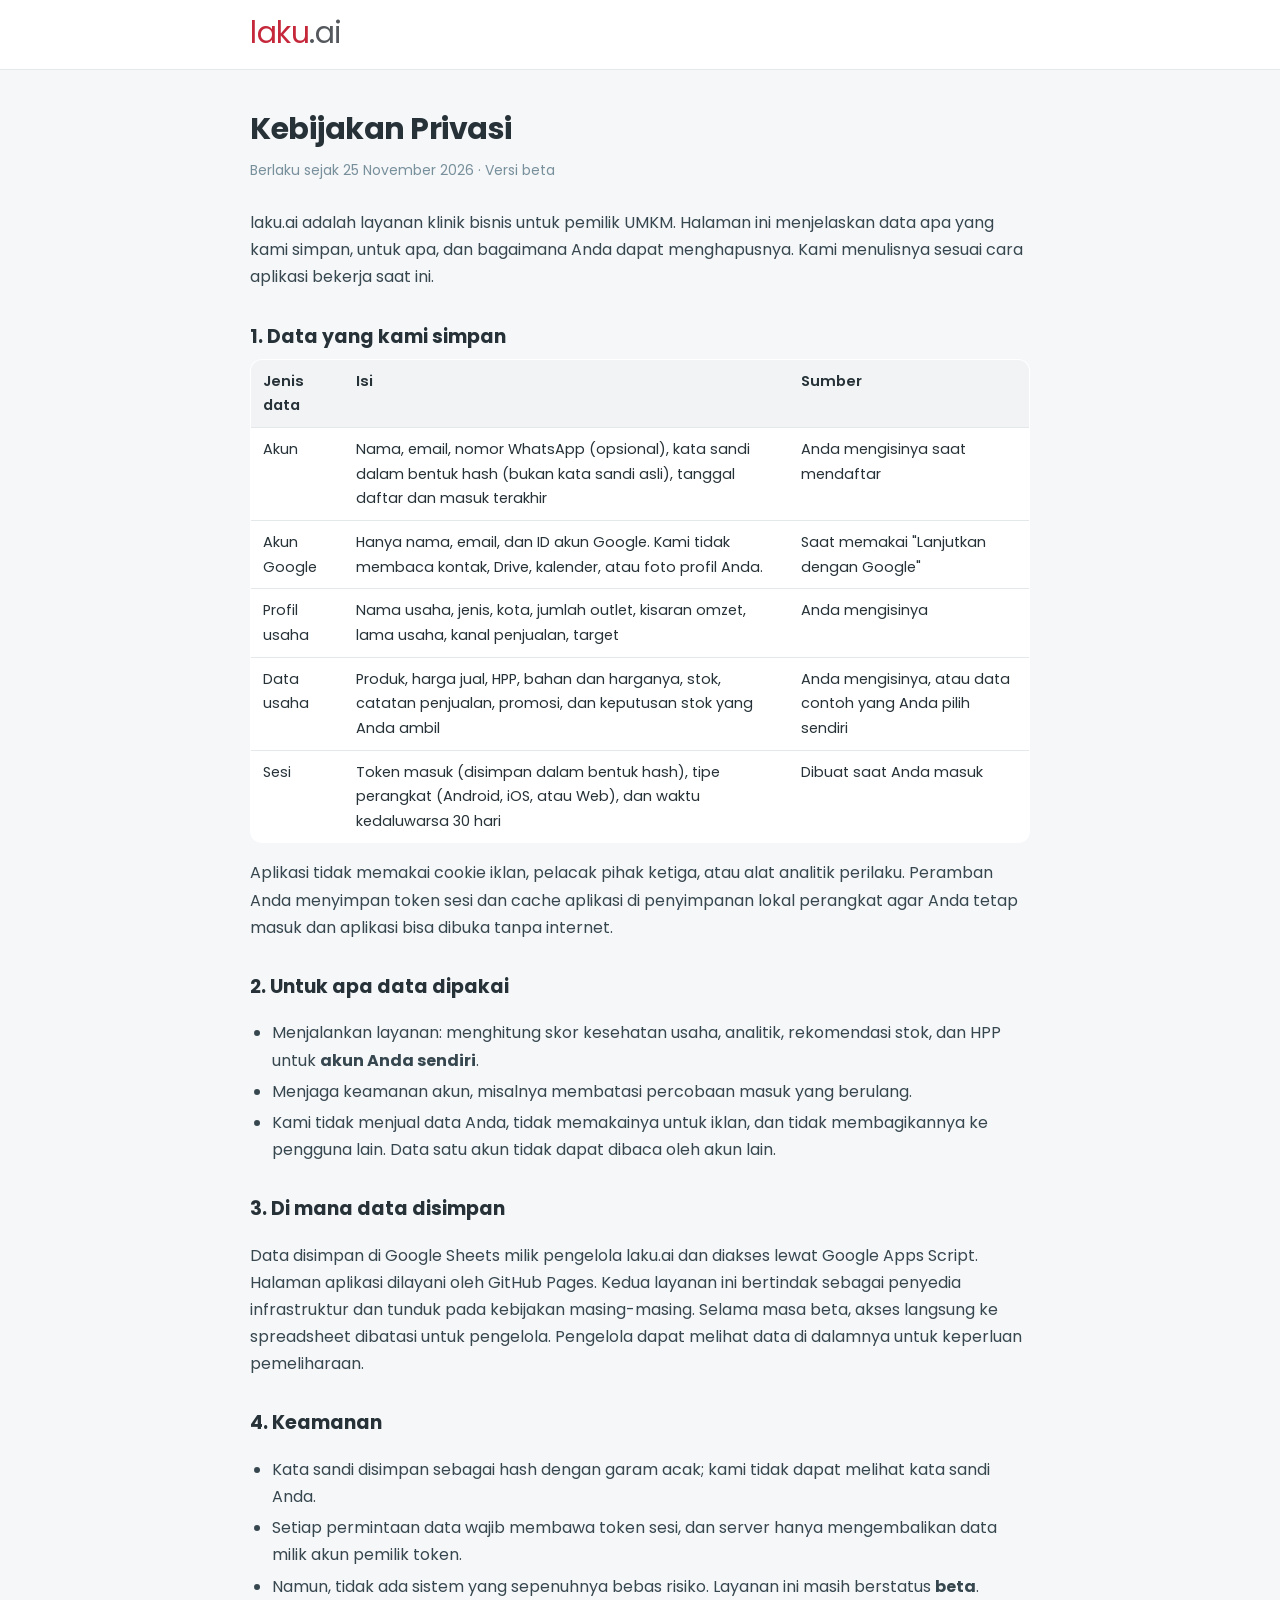
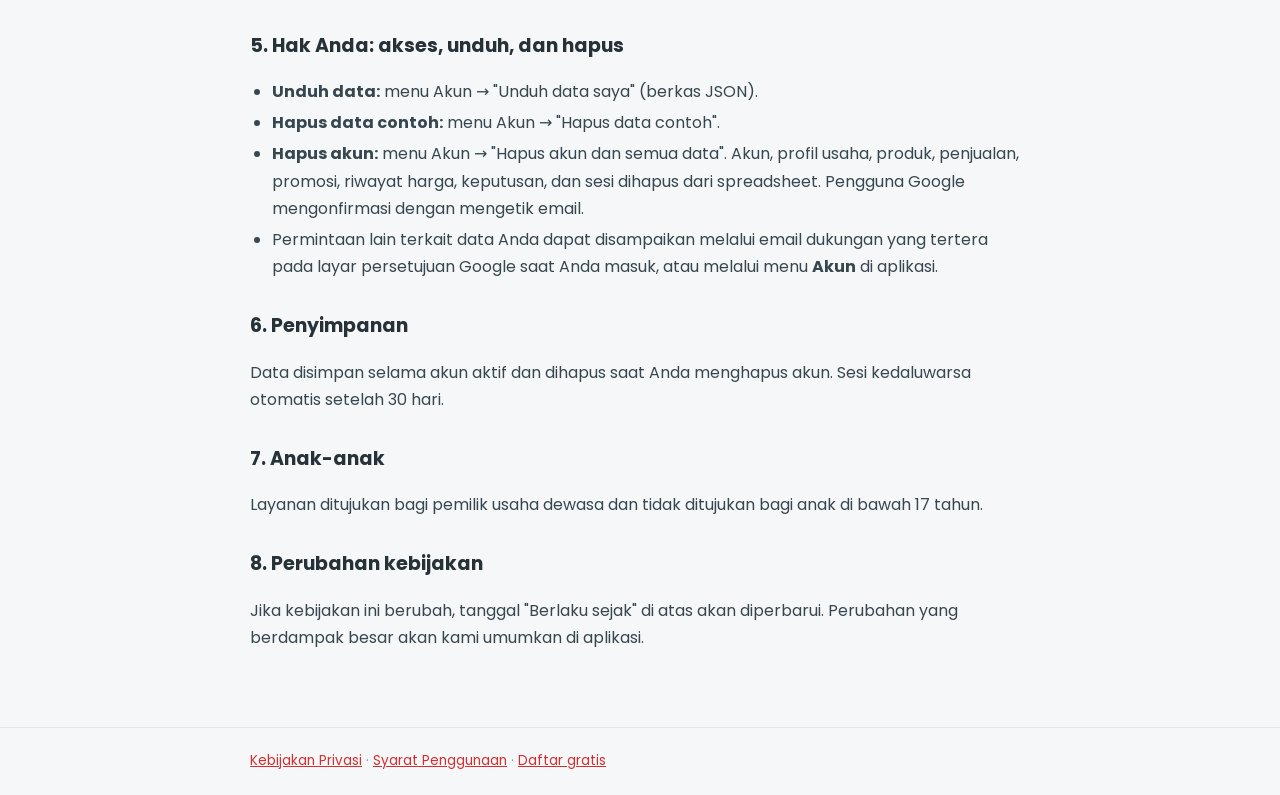
<file: privasi/index.html>
<!doctype html>
<html lang="id">
<head>
<meta charset="utf-8">
<title>Kebijakan Privasi · laku.ai</title>
<meta name="viewport" content="width=device-width, initial-scale=1">
<meta name="description" content="Kebijakan privasi laku.ai: data apa yang disimpan, untuk apa, dan cara menghapusnya.">
<link rel="icon" type="image/png" sizes="32x32" href="../assets/icons/favicon-32.png">
<link rel="stylesheet" href="../assets/css/fonts.css">
<style>
:root{--red:#D32F2F;--ink:#263238;--ink-2:#37474F;--muted:#78909C;--bg:#F6F7F9;--line:#E3E8EB}
*{box-sizing:border-box}body{margin:0;background:var(--bg);color:var(--ink);font:400 16px/1.7 'Poppins',system-ui,sans-serif}
a{color:var(--red)}header{background:#fff;border-bottom:1px solid var(--line);padding:18px 0}
.wrap{width:min(780px,100% - 40px);margin:0 auto}.wm{font-size:30px;line-height:1;letter-spacing:-.5px;text-decoration:none;display:inline-flex}.wm span{color:#C6283B}.wm i{font-style:normal;color:#55595E}
main{padding:34px 0 60px}h1{font-size:30px;letter-spacing:-.5px;margin:0 0 4px}.upd{color:var(--muted);font-size:14px;margin:0 0 26px}
h2{font-size:19px;margin:30px 0 6px}p,li{color:var(--ink-2)}ul{padding-left:22px;display:grid;gap:4px}
table{width:100%;border-collapse:collapse;font-size:14.5px;background:#fff;border:1px solid var(--line);border-radius:12px;overflow:hidden}th,td{padding:9px 12px;border-bottom:1px solid var(--line);text-align:left;vertical-align:top}th{background:#F1F3F4;font-weight:600}
footer{border-top:1px solid var(--line);padding:22px 0;color:var(--muted);font-size:13.5px}
</style>
</head>
<body>
<header><div class="wrap"><a class="wm" href="../"><span>laku</span><i>.ai</i></a></div></header>
<main class="wrap">
<h1>Kebijakan Privasi</h1>
<p class="upd">Berlaku sejak 25 November 2026 · Versi beta</p>
<p>laku.ai adalah layanan klinik bisnis untuk pemilik UMKM. Halaman ini menjelaskan data apa yang kami simpan, untuk apa, dan bagaimana Anda dapat menghapusnya. Kami menulisnya sesuai cara aplikasi bekerja saat ini.</p>

<h2>1. Data yang kami simpan</h2>
<table>
<tr><th>Jenis data</th><th>Isi</th><th>Sumber</th></tr>
<tr><td>Akun</td><td>Nama, email, nomor WhatsApp (opsional), kata sandi dalam bentuk hash (bukan kata sandi asli), tanggal daftar dan masuk terakhir</td><td>Anda mengisinya saat mendaftar</td></tr>
<tr><td>Akun Google</td><td>Hanya nama, email, dan ID akun Google. Kami tidak membaca kontak, Drive, kalender, atau foto profil Anda.</td><td>Saat memakai "Lanjutkan dengan Google"</td></tr>
<tr><td>Profil usaha</td><td>Nama usaha, jenis, kota, jumlah outlet, kisaran omzet, lama usaha, kanal penjualan, target</td><td>Anda mengisinya</td></tr>
<tr><td>Data usaha</td><td>Produk, harga jual, HPP, bahan dan harganya, stok, catatan penjualan, promosi, dan keputusan stok yang Anda ambil</td><td>Anda mengisinya, atau data contoh yang Anda pilih sendiri</td></tr>
<tr><td>Sesi</td><td>Token masuk (disimpan dalam bentuk hash), tipe perangkat (Android, iOS, atau Web), dan waktu kedaluwarsa 30 hari</td><td>Dibuat saat Anda masuk</td></tr>
</table>
<p>Aplikasi tidak memakai cookie iklan, pelacak pihak ketiga, atau alat analitik perilaku. Peramban Anda menyimpan token sesi dan cache aplikasi di penyimpanan lokal perangkat agar Anda tetap masuk dan aplikasi bisa dibuka tanpa internet.</p>

<h2>2. Untuk apa data dipakai</h2>
<ul>
<li>Menjalankan layanan: menghitung skor kesehatan usaha, analitik, rekomendasi stok, dan HPP untuk <b>akun Anda sendiri</b>.</li>
<li>Menjaga keamanan akun, misalnya membatasi percobaan masuk yang berulang.</li>
<li>Kami tidak menjual data Anda, tidak memakainya untuk iklan, dan tidak membagikannya ke pengguna lain. Data satu akun tidak dapat dibaca oleh akun lain.</li>
</ul>

<h2>3. Di mana data disimpan</h2>
<p>Data disimpan di Google Sheets milik pengelola laku.ai dan diakses lewat Google Apps Script. Halaman aplikasi dilayani oleh GitHub Pages. Kedua layanan ini bertindak sebagai penyedia infrastruktur dan tunduk pada kebijakan masing-masing. Selama masa beta, akses langsung ke spreadsheet dibatasi untuk pengelola. Pengelola dapat melihat data di dalamnya untuk keperluan pemeliharaan.</p>

<h2>4. Keamanan</h2>
<ul>
<li>Kata sandi disimpan sebagai hash dengan garam acak; kami tidak dapat melihat kata sandi Anda.</li>
<li>Setiap permintaan data wajib membawa token sesi, dan server hanya mengembalikan data milik akun pemilik token.</li>
<li>Namun, tidak ada sistem yang sepenuhnya bebas risiko. Layanan ini masih berstatus <b>beta</b>.</li>
</ul>

<h2>5. Hak Anda: akses, unduh, dan hapus</h2>
<ul>
<li><b>Unduh data:</b> menu Akun → "Unduh data saya" (berkas JSON).</li>
<li><b>Hapus data contoh:</b> menu Akun → "Hapus data contoh".</li>
<li><b>Hapus akun:</b> menu Akun → "Hapus akun dan semua data". Akun, profil usaha, produk, penjualan, promosi, riwayat harga, keputusan, dan sesi dihapus dari spreadsheet. Pengguna Google mengonfirmasi dengan mengetik email.</li>
<li>Permintaan lain terkait data Anda dapat disampaikan <span data-contact>melalui menu Akun di aplikasi</span>.</li>
</ul>

<h2>6. Penyimpanan</h2>
<p>Data disimpan selama akun aktif dan dihapus saat Anda menghapus akun. Sesi kedaluwarsa otomatis setelah 30 hari.</p>

<h2>7. Anak-anak</h2>
<p>Layanan ditujukan bagi pemilik usaha dewasa dan tidak ditujukan bagi anak di bawah 17 tahun.</p>

<h2>8. Perubahan kebijakan</h2>
<p>Jika kebijakan ini berubah, tanggal "Berlaku sejak" di atas akan diperbarui. Perubahan yang berdampak besar akan kami umumkan di aplikasi.</p>
</main>
<footer><div class="wrap"><a href="../privasi/">Kebijakan Privasi</a> · <a href="../syarat/">Syarat Penggunaan</a> · <a href="../app/#/daftar">Daftar gratis</a></div></footer>
<script src="../assets/js/config.js"></script>
<script>(function(){var c=(window.LAKU_CONFIG||{}).CONTACT_EMAIL;document.querySelectorAll('[data-contact]').forEach(function(e){e.innerHTML=c?'melalui email <a href="mailto:'+c+'">'+c+'</a>':'melalui email dukungan yang tertera pada layar persetujuan Google saat Anda masuk, atau melalui menu <b>Akun</b> di aplikasi';});})();</script>
</body>
</html>
</file>
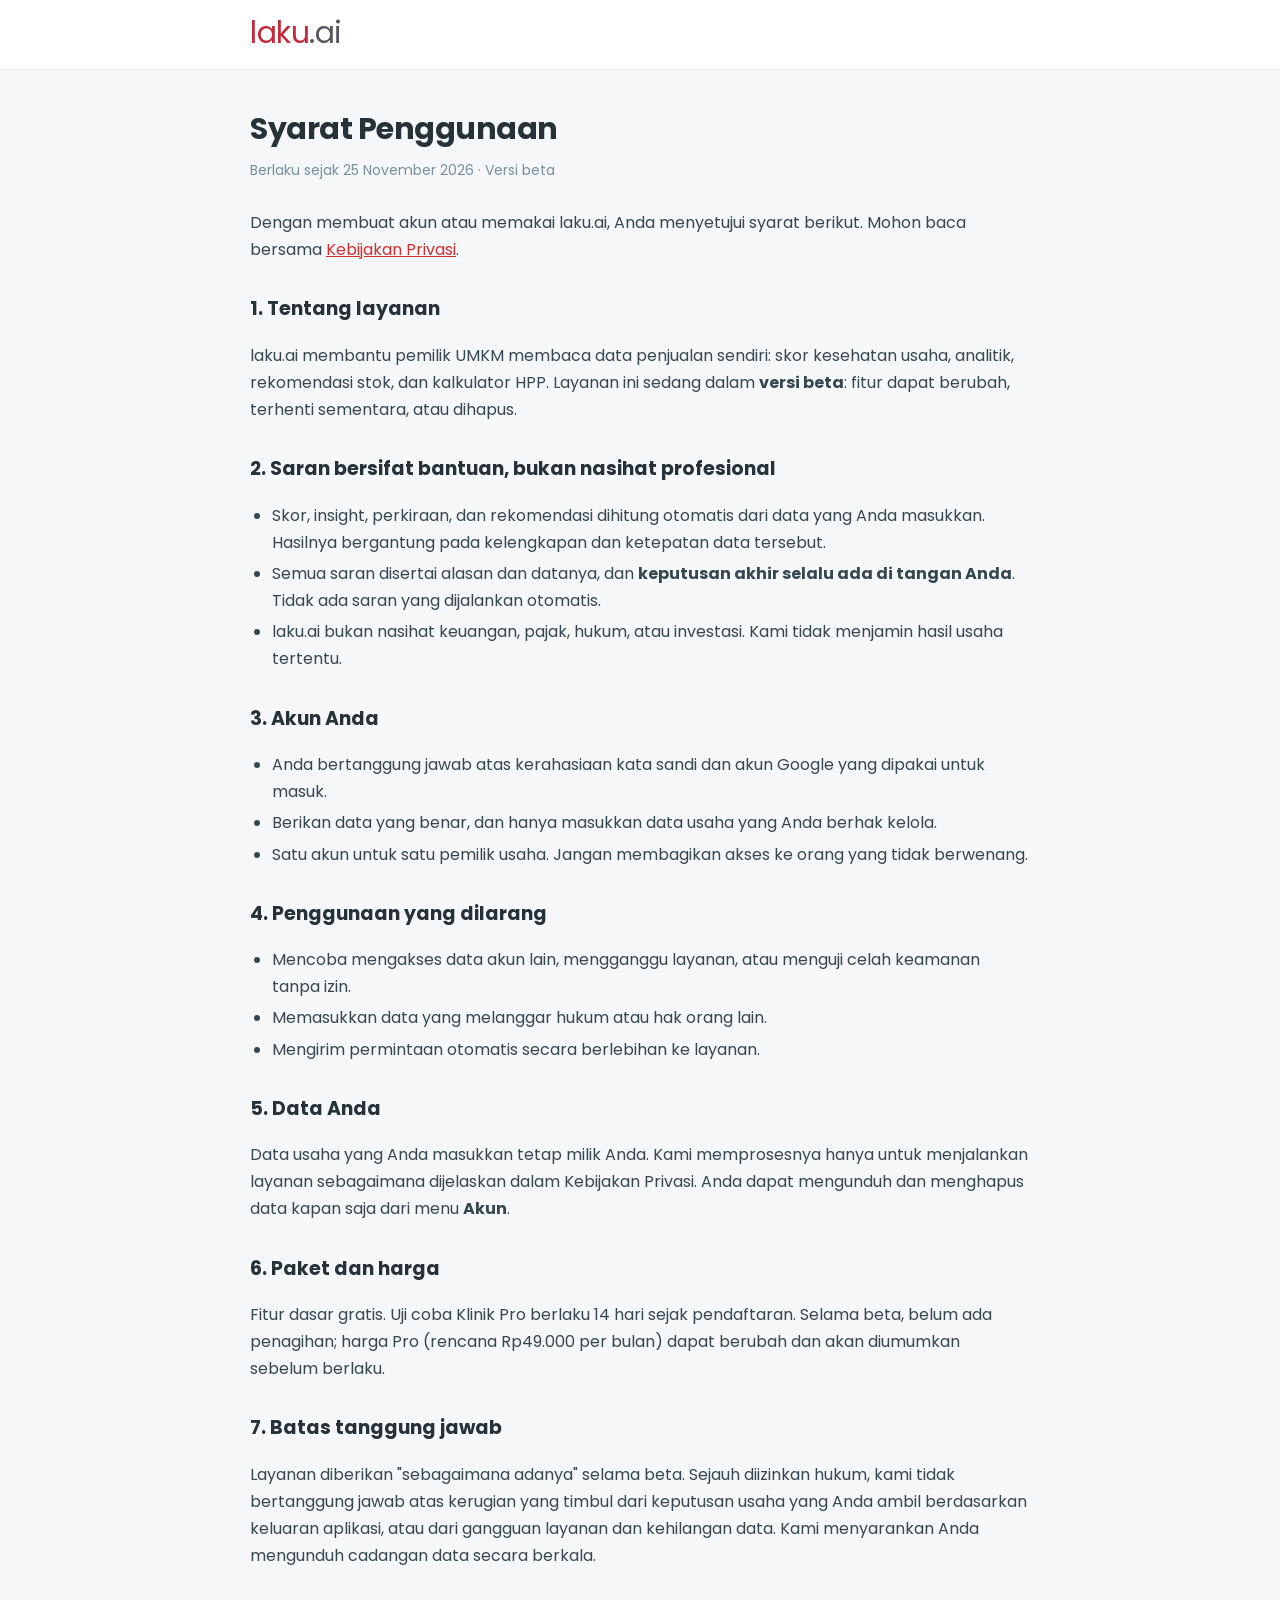
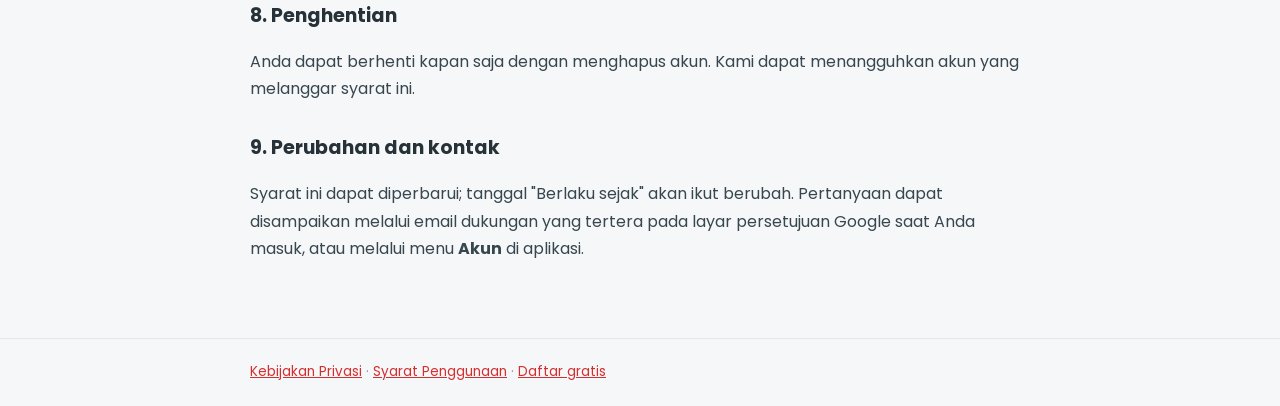
<file: syarat/index.html>
<!doctype html>
<html lang="id">
<head>
<meta charset="utf-8">
<title>Syarat Penggunaan · laku.ai</title>
<meta name="viewport" content="width=device-width, initial-scale=1">
<meta name="description" content="Syarat penggunaan layanan laku.ai (beta).">
<link rel="icon" type="image/png" sizes="32x32" href="../assets/icons/favicon-32.png">
<link rel="stylesheet" href="../assets/css/fonts.css">
<style>
:root{--red:#D32F2F;--ink:#263238;--ink-2:#37474F;--muted:#78909C;--bg:#F6F7F9;--line:#E3E8EB}
*{box-sizing:border-box}body{margin:0;background:var(--bg);color:var(--ink);font:400 16px/1.7 'Poppins',system-ui,sans-serif}
a{color:var(--red)}header{background:#fff;border-bottom:1px solid var(--line);padding:18px 0}
.wrap{width:min(780px,100% - 40px);margin:0 auto}.wm{font-size:30px;line-height:1;letter-spacing:-.5px;text-decoration:none;display:inline-flex}.wm span{color:#C6283B}.wm i{font-style:normal;color:#55595E}
main{padding:34px 0 60px}h1{font-size:30px;letter-spacing:-.5px;margin:0 0 4px}.upd{color:var(--muted);font-size:14px;margin:0 0 26px}
h2{font-size:19px;margin:30px 0 6px}p,li{color:var(--ink-2)}ul{padding-left:22px;display:grid;gap:4px}
table{width:100%;border-collapse:collapse;font-size:14.5px;background:#fff;border:1px solid var(--line);border-radius:12px;overflow:hidden}th,td{padding:9px 12px;border-bottom:1px solid var(--line);text-align:left;vertical-align:top}th{background:#F1F3F4;font-weight:600}
footer{border-top:1px solid var(--line);padding:22px 0;color:var(--muted);font-size:13.5px}
</style>
</head>
<body>
<header><div class="wrap"><a class="wm" href="../"><span>laku</span><i>.ai</i></a></div></header>
<main class="wrap">
<h1>Syarat Penggunaan</h1>
<p class="upd">Berlaku sejak 25 November 2026 · Versi beta</p>
<p>Dengan membuat akun atau memakai laku.ai, Anda menyetujui syarat berikut. Mohon baca bersama <a href="../privasi/">Kebijakan Privasi</a>.</p>

<h2>1. Tentang layanan</h2>
<p>laku.ai membantu pemilik UMKM membaca data penjualan sendiri: skor kesehatan usaha, analitik, rekomendasi stok, dan kalkulator HPP. Layanan ini sedang dalam <b>versi beta</b>: fitur dapat berubah, terhenti sementara, atau dihapus.</p>

<h2>2. Saran bersifat bantuan, bukan nasihat profesional</h2>
<ul>
<li>Skor, insight, perkiraan, dan rekomendasi dihitung otomatis dari data yang Anda masukkan. Hasilnya bergantung pada kelengkapan dan ketepatan data tersebut.</li>
<li>Semua saran disertai alasan dan datanya, dan <b>keputusan akhir selalu ada di tangan Anda</b>. Tidak ada saran yang dijalankan otomatis.</li>
<li>laku.ai bukan nasihat keuangan, pajak, hukum, atau investasi. Kami tidak menjamin hasil usaha tertentu.</li>
</ul>

<h2>3. Akun Anda</h2>
<ul>
<li>Anda bertanggung jawab atas kerahasiaan kata sandi dan akun Google yang dipakai untuk masuk.</li>
<li>Berikan data yang benar, dan hanya masukkan data usaha yang Anda berhak kelola.</li>
<li>Satu akun untuk satu pemilik usaha. Jangan membagikan akses ke orang yang tidak berwenang.</li>
</ul>

<h2>4. Penggunaan yang dilarang</h2>
<ul>
<li>Mencoba mengakses data akun lain, mengganggu layanan, atau menguji celah keamanan tanpa izin.</li>
<li>Memasukkan data yang melanggar hukum atau hak orang lain.</li>
<li>Mengirim permintaan otomatis secara berlebihan ke layanan.</li>
</ul>

<h2>5. Data Anda</h2>
<p>Data usaha yang Anda masukkan tetap milik Anda. Kami memprosesnya hanya untuk menjalankan layanan sebagaimana dijelaskan dalam Kebijakan Privasi. Anda dapat mengunduh dan menghapus data kapan saja dari menu <b>Akun</b>.</p>

<h2>6. Paket dan harga</h2>
<p>Fitur dasar gratis. Uji coba Klinik Pro berlaku 14 hari sejak pendaftaran. Selama beta, belum ada penagihan; harga Pro (rencana Rp49.000 per bulan) dapat berubah dan akan diumumkan sebelum berlaku.</p>

<h2>7. Batas tanggung jawab</h2>
<p>Layanan diberikan "sebagaimana adanya" selama beta. Sejauh diizinkan hukum, kami tidak bertanggung jawab atas kerugian yang timbul dari keputusan usaha yang Anda ambil berdasarkan keluaran aplikasi, atau dari gangguan layanan dan kehilangan data. Kami menyarankan Anda mengunduh cadangan data secara berkala.</p>

<h2>8. Penghentian</h2>
<p>Anda dapat berhenti kapan saja dengan menghapus akun. Kami dapat menangguhkan akun yang melanggar syarat ini.</p>

<h2>9. Perubahan dan kontak</h2>
<p>Syarat ini dapat diperbarui; tanggal "Berlaku sejak" akan ikut berubah. Pertanyaan dapat disampaikan <span data-contact>melalui menu Akun di aplikasi</span>.</p>
</main>
<footer><div class="wrap"><a href="../privasi/">Kebijakan Privasi</a> · <a href="../syarat/">Syarat Penggunaan</a> · <a href="../app/#/daftar">Daftar gratis</a></div></footer>
<script src="../assets/js/config.js"></script>
<script>(function(){var c=(window.LAKU_CONFIG||{}).CONTACT_EMAIL;document.querySelectorAll('[data-contact]').forEach(function(e){e.innerHTML=c?'melalui email <a href="mailto:'+c+'">'+c+'</a>':'melalui email dukungan yang tertera pada layar persetujuan Google saat Anda masuk, atau melalui menu <b>Akun</b> di aplikasi';});})();</script>
</body>
</html>
</file>
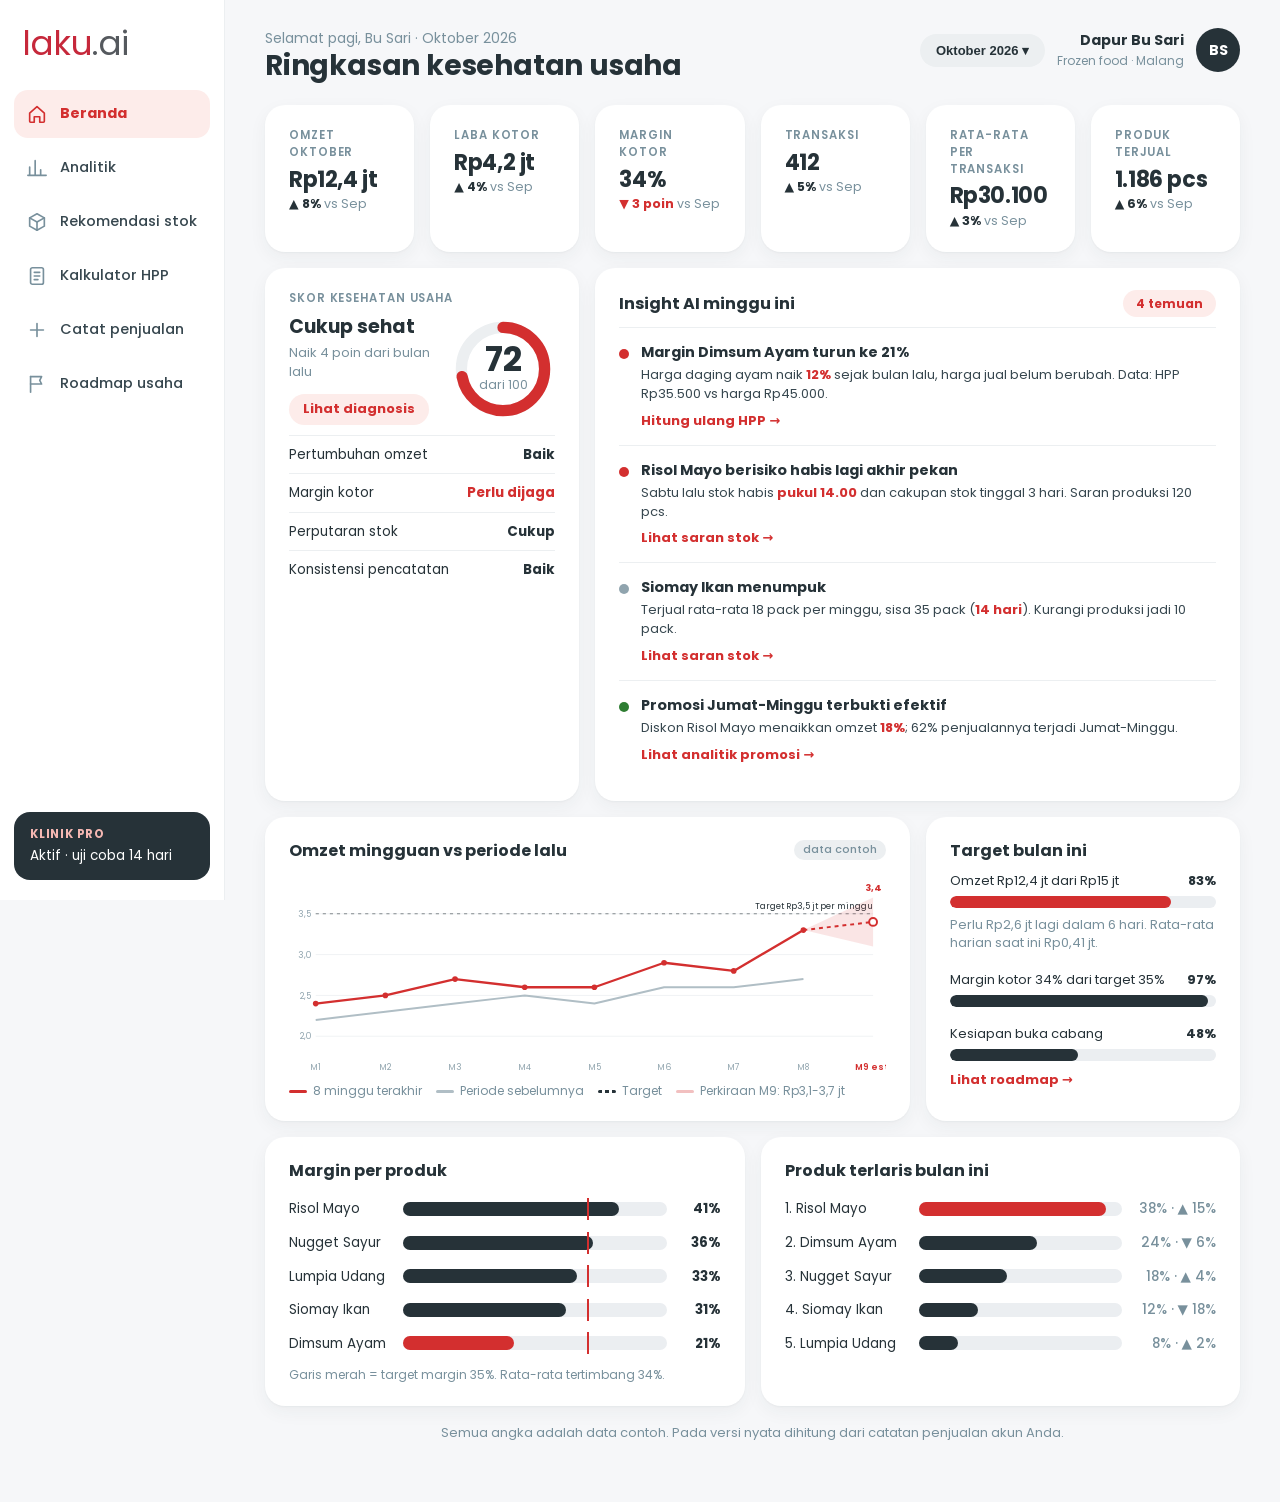
<file: mockup/screen.html>
<!doctype html>
<html lang="id">
<head>
<meta charset="utf-8">
<title>Mockup · laku.ai</title>
<meta name="viewport" content="width=device-width, initial-scale=1, viewport-fit=cover">
<link rel="stylesheet" href="../assets/css/fonts.css">
<link rel="stylesheet" href="../assets/css/app.css">
<link rel="stylesheet" href="../assets/css/components.css">
</head>
<body class="mock">
<div id="root"></div>
<script src="../assets/js/core.js"></script>
<script src="../assets/js/ilustrasi.js"></script>
<script src="mockup.js"></script>
</body>
</html>
</file>
<file: assets/css/fonts.css>
@font-face{font-family:'Poppins';font-style:normal;font-weight:400;font-display:swap;src:url('../fonts/poppins-400.woff2') format('woff2');}
@font-face{font-family:'Poppins';font-style:normal;font-weight:500;font-display:swap;src:url('../fonts/poppins-500.woff2') format('woff2');}
@font-face{font-family:'Poppins';font-style:normal;font-weight:600;font-display:swap;src:url('../fonts/poppins-600.woff2') format('woff2');}
@font-face{font-family:'Poppins';font-style:normal;font-weight:700;font-display:swap;src:url('../fonts/poppins-700.woff2') format('woff2');}
</file>
<file: assets/css/landing.css>
:root{--red:#D32F2F;--red-ink:#C62828;--pink:#FDECEA;--ink:#263238;--ink-2:#37474F;--muted:#78909C;--bg:#F6F7F9;--line:#ECEFF1}
*{box-sizing:border-box}
html{scroll-behavior:smooth;-webkit-text-size-adjust:100%}
body{margin:0;background:#fff;color:var(--ink);font:400 16px/1.6 'Poppins',system-ui,sans-serif;-webkit-font-smoothing:antialiased}
h1,h2,h3,p,ul,ol{margin:0}
a{color:inherit;text-decoration:none}
img{max-width:100%;height:auto;display:block}
:focus-visible{outline:2px solid var(--red);outline-offset:3px;border-radius:8px}
.wrap{width:min(1120px,100% - 40px);margin-inline:auto}
.wordmark{font-size:32px;line-height:1;letter-spacing:-.5px;display:inline-flex}
.wordmark span{color:#C6283B}.wordmark i{font-style:normal;color:#55595E}
.btn{display:inline-flex;align-items:center;justify-content:center;border-radius:999px;padding:12px 24px;font-weight:700;font-size:15px;min-height:46px;transition:.15s}
.btn-red{background:var(--red);color:#fff}.btn-red:hover{background:var(--red-ink)}
.btn-line{box-shadow:inset 0 0 0 1.6px var(--ink);color:var(--ink)}.btn-line:hover{background:var(--bg)}

.nav{position:sticky;top:0;z-index:10;background:rgba(255,255,255,.92);backdrop-filter:blur(10px);border-bottom:1px solid var(--line)}
.nav-in{display:flex;align-items:center;justify-content:space-between;gap:16px;height:68px}
.links{display:flex;gap:28px;font-weight:500;font-size:14.5px;color:var(--ink-2)}
.links a:hover{color:var(--red)}
.nav .btn{padding:9px 20px;min-height:40px;font-size:14px}

.hero{display:grid;grid-template-columns:1.1fr .9fr;gap:40px;align-items:center;padding:64px 0 56px}
.pill{display:inline-block;background:var(--pink);color:var(--red);font-weight:700;font-size:13px;padding:6px 14px;border-radius:999px}
h1{font-size:clamp(34px,5vw,56px);line-height:1.12;letter-spacing:-1.2px;font-weight:700;margin:18px 0}
h1 em{font-style:normal;color:var(--red)}
.lead{font-size:18px;color:var(--ink-2);max-width:520px}
.cta{display:flex;gap:12px;flex-wrap:wrap;margin:28px 0 14px}
.fine{color:var(--muted);font-size:13.5px}
.phone{background:#1b2428;border-radius:38px;padding:9px;box-shadow:0 30px 60px rgba(38,50,56,.22);width:min(300px,100%);margin-inline:auto}
.phone img{border-radius:30px;width:100%}
.hero-phone{display:grid;place-items:center}

.band{background:var(--bg);padding:56px 0}
.band h2{max-width:680px}
.stats{display:grid;grid-template-columns:repeat(3,1fr);gap:16px;margin-top:28px}
.stats div{background:#fff;border-radius:20px;padding:24px;box-shadow:0 1px 2px rgba(38,50,56,.04),0 6px 18px rgba(38,50,56,.05)}
.stats b{display:block;font-size:44px;line-height:1.1;color:var(--red);letter-spacing:-1px}
.stats span{color:var(--ink-2);font-size:14.5px}
.src{margin-top:16px;color:var(--muted);font-size:13px}
h2{font-size:clamp(26px,3.4vw,36px);line-height:1.2;letter-spacing:-.6px;font-weight:700}
.sec{padding:72px 0}
.sec .sub{color:var(--muted);margin-top:8px;max-width:620px}
.steps{list-style:none;padding:0;display:grid;grid-template-columns:repeat(4,1fr);gap:16px;margin-top:32px}
.steps li{background:var(--bg);border-radius:20px;padding:22px}
.steps b{display:grid;place-items:center;width:34px;height:34px;border-radius:50%;background:var(--red);color:#fff;font-size:15px;margin-bottom:14px}
h3{font-size:18px;font-weight:700;margin-bottom:6px}
.steps p,.mods p{color:var(--ink-2);font-size:14.5px}

.mods{display:grid;grid-template-columns:repeat(4,1fr);gap:16px;margin-top:32px}
.mods article{border:1px solid var(--line);border-radius:20px;padding:22px;display:flex;flex-direction:column;gap:2px;background:#fff}
.ic{font-style:normal;width:46px;height:46px;border-radius:14px;background:var(--pink);color:var(--red);display:grid;place-items:center;font-weight:700;margin-bottom:14px}
.tag{display:inline-block;align-self:flex-start;margin-top:14px;background:var(--ink);color:#fff;border-radius:999px;font-size:12px;font-weight:700;padding:4px 12px}
.tag.free{background:#E8F5E9;color:#2E7D32}.tag.later{background:var(--chip,#ECEFF1);color:var(--ink-2)}

.shots{background:var(--bg)}
.phones{display:grid;grid-template-columns:repeat(4,1fr);gap:24px;margin-top:32px}
.phones figure{margin:0;text-align:center}
.phones .phone{width:100%;border-radius:30px;padding:7px}
.phones .phone img{border-radius:24px}
.phones figcaption{margin-top:12px;font-weight:600;font-size:14px}
.webs{display:grid;grid-template-columns:1fr 1fr;gap:20px;margin-top:28px}
.webs img{border-radius:16px;box-shadow:0 12px 32px rgba(38,50,56,.12);border:1px solid var(--line)}

.plans{display:grid;grid-template-columns:repeat(2,minmax(0,1fr));gap:20px;margin-top:32px;max-width:780px}
.plans article{border:1.5px solid var(--line);border-radius:24px;padding:28px;display:flex;flex-direction:column;gap:6px;position:relative}
.plans .pro{border-color:var(--red);background:var(--pink)}
.plans .pro .tag{position:absolute;top:20px;right:20px;margin:0;background:var(--red)}
.price{font-size:38px;font-weight:700;letter-spacing:-1px;line-height:1.2}
.price small{font-size:15px;color:var(--muted);font-weight:500}
.plans ul{list-style:none;padding:0;margin:14px 0 22px;display:grid;gap:8px;font-size:14.5px;flex:1}
.plans li::before{content:"✓";color:var(--red);font-weight:700;margin-right:8px}

.dark{background:var(--ink);color:#fff}
.trust{display:grid;grid-template-columns:1.1fr 1fr;gap:40px;align-items:center}
.trust p{color:#B0BEC5;margin-top:12px}
.trust ul{list-style:none;padding:0;display:grid;gap:12px}
.trust li{background:rgba(255,255,255,.07);border-radius:16px;padding:14px 18px;color:#CFD8DC;font-size:14.5px}
.trust li b{color:#fff}

.install{display:grid;grid-template-columns:1fr auto;gap:40px;align-items:center}
.how{display:grid;grid-template-columns:1fr 1fr;gap:20px;margin-top:22px}
.how div{background:var(--bg);border-radius:20px;padding:20px}
.how ol{padding-left:20px;font-size:14.5px;color:var(--ink-2);display:grid;gap:4px}
.appicon{border-radius:44px;box-shadow:0 24px 48px rgba(211,47,47,.28)}
.foot{border-top:1px solid var(--line);padding:36px 0;color:var(--muted);font-size:13.5px}
.foot .wrap{display:grid;gap:6px}
.foot .wordmark{font-size:26px;margin-bottom:6px}

@media (max-width:900px){
  .links{display:none}
  .hero{grid-template-columns:1fr;padding-top:40px}
  .steps,.mods{grid-template-columns:1fr 1fr}
  .phones{grid-template-columns:repeat(2,1fr)}
  .stats,.trust,.webs,.how,.install{grid-template-columns:1fr}
  .appicon{width:120px;height:120px;border-radius:28px}
}
@media (max-width:560px){
  .steps,.mods,.plans{grid-template-columns:1fr}
  .sec{padding:52px 0}
}
@media (prefers-reduced-motion:reduce){html{scroll-behavior:auto}*{transition:none!important}}
</file>
<file: assets/css/app.css>
/* laku.ai — app styles. Token warna diambil dari mockup deck. */
:root{
  --red:#D32F2F; --red-ink:#C62828; --pink:#FDECEA; --pink-2:#FBD9D6;
  --ink:#263238; --ink-2:#37474F; --muted:#78909C; --muted-2:#90A4AE;
  --bg:#F6F7F9; --card:#fff; --line:#ECEFF1; --chip:#ECEFF1; --bar:#B0BEC5; --soft:#EBEEF1;
  --ok:#2E7D32; --ok-bg:#E8F5E9;
  --r:20px; --r-sm:14px;
  --shadow:0 1px 2px rgba(38,50,56,.04),0 6px 18px rgba(38,50,56,.05);
  --safe-b:env(safe-area-inset-bottom,0px); --safe-t:env(safe-area-inset-top,0px);
  --tab-h:64px;
}
*{box-sizing:border-box;-webkit-tap-highlight-color:transparent}
html{-webkit-text-size-adjust:100%}
body{margin:0;background:var(--bg);color:var(--ink);font:400 14px/1.45 'Poppins',system-ui,-apple-system,'Segoe UI',Roboto,sans-serif;-webkit-font-smoothing:antialiased;overscroll-behavior-y:none}
h1,h2,h3,p{margin:0}
button{font:inherit;color:inherit;cursor:pointer;border:0;background:none;padding:0}
a{color:inherit;text-decoration:none}
svg{display:block}
:focus-visible{outline:2px solid var(--red);outline-offset:2px;border-radius:8px}
.sr{position:absolute;width:1px;height:1px;overflow:hidden;clip:rect(0 0 0 0)}

/* wordmark */
.wordmark{font-weight:400;font-size:30px;letter-spacing:-.5px;line-height:1;display:inline-flex;align-items:baseline}
.wordmark span{color:#C6283B}.wordmark i{font-style:normal;color:#55595E}

/* ---------- layout: mobile first ---------- */
.app{min-height:100vh;min-height:100dvh;max-width:560px;margin:0 auto;position:relative}
.side{display:none}
.main{padding:calc(var(--safe-t) + 14px) 16px calc(var(--tab-h) + var(--safe-b) + 28px)}
.m-top{display:flex;align-items:center;justify-content:space-between;margin-bottom:14px}
.m-top .wordmark{font-size:34px}
.avatar{width:44px;height:44px;border-radius:50%;background:var(--ink);color:#fff;font-weight:700;font-size:14px;display:grid;place-items:center;flex:none}
.tabbar{position:fixed;left:0;right:0;bottom:0;z-index:20;background:#fff;border-top:1px solid var(--line);display:flex;justify-content:space-around;padding:8px 6px calc(var(--safe-b) + 6px);max-width:560px;margin:0 auto}
.tab{flex:1;display:flex;flex-direction:column;align-items:center;gap:3px;color:var(--muted);font-size:11px;font-weight:500;padding:4px 0}
.tab svg{width:26px;height:26px}
.tab[aria-current=page]{color:var(--red);font-weight:700}
.w{display:none!important}

/* page head */
.pagehead{display:flex;justify-content:space-between;align-items:flex-start;gap:16px;margin-bottom:16px}
.eyebrow{color:var(--muted);font-size:14px}
.h1{font-size:22px;line-height:1.25;font-weight:700;letter-spacing:-.2px}
.who{align-items:center;gap:12px;text-align:right}
.who b{display:block;font-size:14px;font-weight:700}.who small{color:var(--muted);font-size:12px}
.pill-select{appearance:none;background:var(--chip);border-radius:999px;padding:9px 16px;font-weight:700;font-size:13px;border:0;color:var(--ink);cursor:pointer}

/* cards */
.card{background:var(--card);border-radius:var(--r);box-shadow:var(--shadow);padding:18px}
.card+.card,.stack>*+*{margin-top:12px}
.label{font-size:11.5px;font-weight:600;letter-spacing:.9px;text-transform:uppercase;color:var(--muted)}
.big{font-size:26px;font-weight:700;letter-spacing:-.4px;line-height:1.2}
.up{color:var(--ink);font-weight:700}.down{color:var(--red);font-weight:700}
.sub{color:var(--muted);font-size:13px}
.row{display:flex;align-items:center;justify-content:space-between;gap:12px}
.grid2{display:grid;grid-template-columns:1fr 1fr;gap:12px}
.grid2>.card+.card{margin-top:0}

/* chips / badges */
.badge{display:inline-flex;align-items:center;border-radius:999px;padding:5px 13px;font-size:12px;font-weight:700;white-space:nowrap}
.b-dark{background:var(--ink);color:#fff}.b-pink{background:var(--pink);color:var(--red)}.b-gray{background:var(--chip);color:var(--ink-2)}.b-ok{background:var(--ok-bg);color:var(--ok)}
.btn{display:inline-flex;align-items:center;justify-content:center;gap:8px;border-radius:999px;padding:13px 20px;font-weight:700;font-size:14.5px;min-height:46px;transition:transform .08s,background .15s}
.btn:active{transform:scale(.98)}
.btn-red{background:var(--red);color:#fff}.btn-red:hover{background:var(--red-ink)}
.btn-line{background:#fff;color:var(--ink);box-shadow:inset 0 0 0 1.6px var(--ink)}
.btn-block{width:100%}
.btn-sm{padding:7px 16px;min-height:34px;font-size:13px}
.btn-ok{background:var(--ok-bg);color:var(--ok);box-shadow:none}
.link{color:var(--red);font-weight:700;font-size:14px;background:none;display:inline-block}

/* score card */
.score{display:flex;justify-content:space-between;align-items:center;gap:12px}
.score h2{font-size:22px;font-weight:700;margin:6px 0 4px}
.score p{color:var(--muted);font-size:13.5px;max-width:200px}
.donut{position:relative;width:132px;height:132px;flex:none}
.donut svg{width:100%;height:100%;transform:rotate(-90deg)}
.donut .t{position:absolute;inset:0;display:grid;place-content:center;text-align:center}
.donut .t b{font-size:40px;line-height:1;font-weight:700}.donut .t small{color:var(--muted);font-size:12.5px}
.chip-link{display:inline-block;margin-top:12px;background:var(--pink);color:var(--red);font-weight:700;font-size:13px;padding:6px 14px;border-radius:999px}

/* alert */
.alert{background:var(--pink);border-radius:var(--r);padding:16px 18px 16px 22px;position:relative;overflow:hidden;box-shadow:var(--shadow)}
.alert::before{content:"";position:absolute;left:0;top:0;bottom:0;width:6px;background:var(--red)}
.alert .row small{color:var(--muted)}
.alert .tag{color:var(--red);font-weight:700;font-size:13px}
.alert h3{font-size:16px;font-weight:700;margin:12px 0 4px}
.alert p{font-size:13.5px;color:var(--ink-2)}
.alert .link{margin-top:12px}
.alert.ok{background:var(--ok-bg)}.alert.ok::before{background:var(--ok)}.alert.ok .tag{color:var(--ok)}

/* sparkline */
.spark{margin-top:10px;width:100%;height:44px}
.spark polyline{fill:none;stroke-width:3;stroke-linecap:round;stroke-linejoin:round}

/* top product */
.top-prod{display:flex;justify-content:space-between;align-items:center;gap:10px}
.top-prod h3{font-size:18px;margin:6px 0 2px;font-weight:700}

/* quick actions (mobile) */
.quick{display:grid;grid-template-columns:1fr 1fr;gap:12px}
.quick a{display:flex;align-items:center;gap:10px;background:#fff;border-radius:var(--r-sm);padding:14px;font-weight:600;font-size:13px;box-shadow:var(--shadow)}
.quick svg{width:22px;height:22px;color:var(--red);flex:none}

/* bars (weekly) */
.bars{display:flex;align-items:flex-end;justify-content:space-between;gap:14px;height:170px;padding-top:8px}
.bars .b{flex:1;display:flex;flex-direction:column;align-items:center;justify-content:flex-end;gap:6px;height:100%}
.bars .b b{font-size:13px;font-weight:700}
.bars .b i{display:block;width:100%;max-width:70px;border-radius:12px;background:var(--bar)}
.bars .b.hl i{background:var(--red)}

/* contribution list */
.contrib>div{padding:13px 0;border-top:1px solid var(--line)}
.contrib>div:first-of-type{border-top:0;padding-top:6px}
.contrib .name{font-weight:700;font-size:15.5px}
.track{height:9px;background:var(--soft);border-radius:9px;overflow:hidden;flex:1}
.track i{display:block;height:100%;border-radius:9px;background:var(--ink)}
.track.red i{background:var(--red)}
.contrib .meta{color:var(--muted);font-size:13px;white-space:nowrap;min-width:84px;text-align:right}
.contrib .meta .dn{color:var(--muted)}
.tip{background:var(--ink);color:#fff;border-radius:var(--r);padding:18px 20px}
.tip .label{color:#F4B7B2}.tip p{margin-top:8px;font-size:15.5px;line-height:1.5}

/* stock */
.stock-card .head{display:flex;justify-content:space-between;align-items:center}
.stock-card h3{font-size:18px;font-weight:700}
.kv{display:grid;grid-template-columns:1fr 1fr;gap:10px;margin:14px 0 10px}
.kv>div{border-radius:14px;padding:12px 14px;background:var(--bg)}
.kv>div small{display:block;color:var(--muted);font-size:13px}
.kv>div b{font-size:22px;font-weight:700;line-height:1.3}
.kv>div.hi{background:var(--pink)}.kv>div.hi small{color:var(--muted)}.kv>div.hi b{color:var(--red)}
.why{background:#ECEFF1;border-radius:14px;padding:12px 14px;font-size:13.5px;line-height:1.5;color:var(--ink-2)}
.why b{color:var(--red);font-weight:700}
.act{display:grid;grid-template-columns:1fr 1fr;gap:10px;margin-top:14px}
.stepper{display:flex;align-items:center;justify-content:center;gap:12px;margin-top:14px}
.stepper button.s{width:42px;height:42px;border-radius:50%;box-shadow:inset 0 0 0 1.6px var(--ink);font-size:20px;font-weight:700}
.stepper input{width:96px;text-align:center;font:700 20px 'Poppins';border:0;border-bottom:2px solid var(--red);padding:6px 0;background:none;color:var(--ink);-moz-appearance:textfield}
.stepper input::-webkit-outer-spin-button,.stepper input::-webkit-inner-spin-button{-webkit-appearance:none;margin:0}
.foot-note{text-align:center;color:var(--muted);font-size:13px;margin:18px 6px 4px}

/* hpp */
.ing{display:flex;align-items:center;justify-content:space-between;gap:10px;padding:12px 0;border-top:1px solid var(--line)}
.ing:first-of-type{border-top:0}
.ing .n{display:flex;align-items:center;gap:8px;min-width:0;white-space:nowrap}
.ing .pr{display:flex;align-items:center;font-weight:700;font-size:15px;flex:none}
.ing input.p{border:0;background:transparent;font:700 15px 'Poppins';color:var(--ink);text-align:left;width:74px;padding:4px 0;border-bottom:1.5px dashed transparent}
.ing input.p:hover,.ing input.p:focus{border-bottom-color:var(--bar);outline:none}
.ing .x{color:var(--muted-2);width:24px;height:24px;font-size:18px;line-height:1}
.ing input.nm{border:0;border-bottom:1.5px dashed var(--bar);font:400 15px 'Poppins';background:none;width:100%;max-width:170px;color:var(--ink)}
.total{display:flex;justify-content:space-between;align-items:center;border-top:2px solid var(--ink);margin-top:4px;padding-top:12px}
.total b:first-child{font-size:16px}.total b:last-child{font-size:24px;color:var(--red)}
.add-ing{margin-top:10px;color:var(--red);font-weight:700;font-size:13.5px}
.opts{display:grid;grid-template-columns:repeat(3,1fr);gap:10px;margin:8px 0 14px}
.opt{border-radius:16px;box-shadow:inset 0 0 0 1.6px #CFD8DC;padding:14px 4px;text-align:center;background:#fff;transition:.15s}
.opt b{display:block;font-size:16px;font-weight:700}.opt small{color:var(--muted);font-size:12.5px}
.opt[aria-checked=true]{box-shadow:inset 0 0 0 2px var(--red);background:var(--pink)}
.opt[aria-checked=true] small{color:var(--ink-2)}

/* catat */
.seg{display:flex;background:var(--chip);border-radius:999px;padding:4px;gap:4px;margin-bottom:14px}
.seg button{flex:1;padding:9px 6px;border-radius:999px;font-weight:600;font-size:13px;color:var(--muted)}
.seg button[aria-selected=true]{background:#fff;color:var(--ink);box-shadow:var(--shadow)}
.field{display:block;margin-bottom:12px}
.field span{display:block;font-size:12px;font-weight:600;color:var(--muted);margin-bottom:5px;letter-spacing:.3px}
.field input,.field select{width:100%;min-height:46px;border-radius:12px;border:1.5px solid #DDE3E7;background:#fff;padding:10px 14px;font:500 15px 'Poppins';color:var(--ink)}
.field input:focus,.field select:focus{outline:none;border-color:var(--red)}
.two{display:grid;grid-template-columns:1fr 1fr;gap:10px}
.list>div{display:flex;justify-content:space-between;gap:10px;padding:11px 0;border-top:1px solid var(--line);font-size:14px}
.list>div:first-child{border-top:0}
.list small{color:var(--muted)}
.drop{display:grid;place-items:center;text-align:center;gap:8px;border:2px dashed #CFD8DC;border-radius:var(--r);padding:28px 16px;color:var(--muted);background:#fff}
.drop svg{width:34px;height:34px;color:var(--red)}
.drop b{color:var(--ink)}
.preview{width:100%;border-radius:14px;margin-top:12px;max-height:260px;object-fit:cover}
.src{display:flex;align-items:center;gap:12px;padding:14px 0;border-top:1px solid var(--line)}
.src:first-of-type{border-top:0}
.src .ic{width:42px;height:42px;border-radius:12px;background:var(--pink);color:var(--red);display:grid;place-items:center;flex:none;font-weight:700}
.src .t{flex:1}.src .t b{display:block;font-size:14.5px}.src .t small{color:var(--muted)}

/* roadmap */
.tl{position:relative;padding-left:26px}
.tl::before{content:"";position:absolute;left:8px;top:8px;bottom:8px;width:2px;background:var(--line)}
.ph{position:relative;padding:0 0 18px}
.ph:last-child{padding-bottom:0}
.ph::before{content:"";position:absolute;left:-26px;top:5px;width:18px;height:18px;border-radius:50%;background:#fff;box-shadow:inset 0 0 0 3px var(--bar)}
.ph.now::before{box-shadow:inset 0 0 0 5px var(--red)}
.ph small{color:var(--red);font-weight:700;font-size:12px;letter-spacing:.6px;text-transform:uppercase}
.ph h3{font-size:16px;font-weight:700;margin:2px 0 4px}
.ph ul{margin:6px 0 0;padding-left:18px;color:var(--ink-2);font-size:13.5px}
.meter{margin:10px 0 6px}
.meter .row{font-size:13.5px;margin-bottom:5px}
.meter .track{height:10px}
.check{display:flex;gap:10px;align-items:flex-start;font-size:13.5px;padding:7px 0;color:var(--ink-2)}
.check i{flex:none;width:20px;height:20px;border-radius:50%;display:grid;place-items:center;background:var(--chip);color:#fff;margin-top:1px}
.check.done i{background:var(--ok)}
.check i svg{width:12px;height:12px}
.lock{display:inline-flex;gap:6px;align-items:center}

/* akun */
.menu>*{display:flex;align-items:center;justify-content:space-between;gap:12px;padding:14px 0;border-top:1px solid var(--line);width:100%;text-align:left}
.menu>*:first-child{border-top:0}
.menu small{color:var(--muted);display:block;font-size:12.5px}
.menu b{font-weight:600;font-size:14.5px}
.switch{position:relative;width:48px;height:28px;border-radius:999px;background:#CFD8DC;flex:none;transition:.15s}
.switch::after{content:"";position:absolute;left:3px;top:3px;width:22px;height:22px;border-radius:50%;background:#fff;transition:.15s;box-shadow:0 1px 3px rgba(0,0,0,.2)}
.switch[aria-checked=true]{background:var(--red)}.switch[aria-checked=true]::after{left:23px}
.profile{display:flex;align-items:center;gap:14px}
.profile .avatar{width:56px;height:56px;font-size:18px}
.planbox{background:var(--ink);color:#fff;border-radius:var(--r);padding:20px}
.planbox .label{color:#F4B7B2}.planbox h3{font-size:22px;margin:6px 0 2px}
.planbox ul{list-style:none;padding:0;margin:12px 0 0;display:grid;gap:7px;font-size:13.5px}
.planbox li::before{content:"✓";color:#F4B7B2;font-weight:700;margin-right:8px}
.install{background:var(--pink)}
.install ol{margin:8px 0 0;padding-left:18px;font-size:13.5px;color:var(--ink-2)}

/* diagnosis */
.comp{padding:14px 0;border-top:1px solid var(--line)}
.comp:first-of-type{border-top:0}
.comp .row b{font-size:15px}
.comp p{font-size:13px;color:var(--muted);margin-top:4px}
.back{display:inline-flex;align-items:center;gap:6px;color:var(--muted);font-size:13.5px;margin-bottom:8px;font-weight:500}

/* toast */
.toast{position:fixed;left:50%;bottom:calc(var(--tab-h) + var(--safe-b) + 18px);transform:translate(-50%,20px);background:var(--ink);color:#fff;padding:12px 18px;border-radius:14px;font-size:13.5px;font-weight:500;opacity:0;pointer-events:none;transition:.22s;z-index:50;max-width:calc(100vw - 32px);box-shadow:0 8px 24px rgba(0,0,0,.2)}
.toast.on{opacity:1;transform:translate(-50%,0)}

.view-in{animation:vin .22s ease-out}
@keyframes vin{from{opacity:0;transform:translateY(6px)}to{opacity:1;transform:none}}
@media (prefers-reduced-motion:reduce){*{animation:none!important;transition:none!important}}

/* ============ WEB (≥1024) — mengikuti mockup web di deck ============ */
@media (min-width:1024px){
  :root{--tab-h:0px}
  body{font-size:14px}
  .app{max-width:none;display:grid;grid-template-columns:225px 1fr;min-height:100vh}
  .side{display:flex;flex-direction:column;position:sticky;top:0;height:100vh;background:#fff;border-right:1px solid var(--line);padding:26px 14px 20px}
  .side .wordmark{font-size:34px;margin:0 0 30px 8px}
  .side-nav{display:grid;gap:6px;align-content:start;flex:1}
  .side-nav a{display:flex;align-items:center;gap:12px;padding:13px 12px;border-radius:14px;color:var(--ink-2);font-weight:500;font-size:14.5px;white-space:nowrap}
  .side-nav a svg{width:22px;height:22px;color:var(--muted)}
  .side-nav a:hover{background:var(--bg)}
  .side-nav a[aria-current=page]{background:var(--pink);color:var(--red);font-weight:700}
  .side-nav a[aria-current=page] svg{color:var(--red)}
  .pro-card{background:var(--ink);color:#fff;border-radius:16px;padding:14px 16px;font-size:13.5px}
  .pro-card b{display:block;color:#F4B7B2;font-size:11.5px;letter-spacing:.8px;margin-bottom:4px}
  .main{padding:28px 40px 56px;max-width:1240px;width:100%}
  .m-top,.tabbar,.m{display:none!important}
  .w{display:revert!important}
  .who.w{display:flex!important}
  .pagehead{margin-bottom:22px}
  .h1{font-size:28px}
  .eyebrow{font-size:14px}
  .card{padding:22px 24px}
  .toast{bottom:28px}

  .dash{display:grid;grid-template-columns:minmax(300px,330px) 1fr;gap:16px;align-items:start}
  .dash .score-card{grid-row:span 2}
  .stats4{display:grid;grid-template-columns:repeat(3,1fr);gap:16px}
  .stats4 .card{padding:18px 22px}
  .stats4 .card+.card{margin-top:0}
  .dash-right{display:grid;gap:16px}
  .dash-bottom{display:grid;grid-template-columns:1.05fr 1fr;gap:16px;margin-top:16px}
  .dash-bottom>*+*{margin-top:0}
  .score.v{flex-direction:column;text-align:center;gap:0}
  .score.v .donut{width:150px;height:150px;margin:6px auto 12px}
  .score.v h2{margin:0}
  .score.v p{max-width:none}
  .comp-mini>div{display:flex;justify-content:space-between;padding:11px 0;border-top:1px solid var(--line);font-size:14px}
  .comp-mini b.warn{color:var(--red)}
  .linechart{width:100%;height:auto;margin-top:6px}

  .trend-grid{display:grid;grid-template-columns:1fr 1.15fr;gap:16px;align-items:start}
  .trend-grid .card+.card,.trend-grid>*+*{margin-top:0}
  .stock-stats{display:grid;grid-template-columns:repeat(3,1fr);gap:16px;margin-bottom:16px}
  .stock-stats .card+.card{margin-top:0}
  .stock-stats b.v{display:block;font-size:26px;font-weight:700;margin:4px 0 2px}
  .stock-stats .d{font-weight:700;font-size:13.5px}
  table.tbl{width:100%;border-collapse:collapse}
  .tbl th{font-weight:500;color:var(--muted);text-align:left;font-size:13px;padding:6px 10px 14px}
  .tbl td{padding:14px 10px;border-top:1px solid var(--line);vertical-align:middle;font-size:14px}
  .tbl tr:first-child td{border-top:0}
  .tbl td:first-child,.tbl th:first-child{padding-left:0}
  .tbl .nm{font-weight:700}.tbl .rec{color:var(--red);font-weight:700}
  .tbl .why-t{color:var(--ink-2);font-size:13px;max-width:290px}
  .tbl .acts{display:flex;gap:8px;justify-content:flex-end;white-space:nowrap}
  .tbl .acts .btn{padding:6px 16px;min-height:32px;font-size:13px}
  .tbl input.q{width:72px;border:1.5px solid var(--red);border-radius:10px;padding:5px 8px;font:700 14px 'Poppins';text-align:center}

  .two-col{display:grid;grid-template-columns:1.1fr 1fr;gap:16px;align-items:start}
  .two-col>*+*{margin-top:0}
  .tl{max-width:none}
  .acc-grid{display:grid;grid-template-columns:1fr 1fr;gap:16px;align-items:start}
  .acc-grid>*+*{margin-top:0}
}
@media (min-width:1024px) and (max-width:1180px){
  .main{padding:24px 24px 48px}
  .stats4{grid-template-columns:1fr 1fr 1fr}
  .dash{grid-template-columns:290px 1fr}
}
</file>
<file: assets/css/components.css>
/* Tambahan komponen untuk mockup v2 (akun, onboarding, analitik, skema database). Memakai token dari app.css. */
body.mock{background:var(--bg)}
.crumb{display:flex;gap:8px;flex-wrap:wrap;margin-bottom:16px}
.chips{display:flex;gap:8px;flex-wrap:wrap}
.chip{border-radius:999px;padding:8px 16px;font-weight:600;font-size:13px;background:var(--chip);color:var(--ink-2);white-space:nowrap}
.chip[aria-pressed=true]{background:var(--ink);color:#fff}
.chip.sel{background:var(--pink);color:var(--red);box-shadow:inset 0 0 0 1.5px var(--red)}
.hscroll{display:flex;gap:8px;overflow-x:auto;margin:0 -16px 14px;padding:0 16px;scrollbar-width:none}
.hscroll::-webkit-scrollbar{display:none}
.toolbar{display:flex;justify-content:space-between;align-items:center;gap:12px;flex-wrap:wrap;margin-bottom:16px}

/* grid dashboard */
.dgrid{display:grid;grid-template-columns:1fr 1fr;gap:12px}
.dgrid>*{margin:0!important;min-width:0}
.c2{grid-column:span 1}.c3,.c4,.c5,.c6,.c7,.c8,.c12{grid-column:span 2}
.kpi .big{font-size:22px;margin:6px 0 2px}
.kpi .d{font-size:12.5px;font-weight:700}
.kpi .d.dn{color:var(--red)}
.kpi .d span{color:var(--muted);font-weight:400}
.sec-title{display:flex;justify-content:space-between;align-items:center;gap:8px;margin-bottom:10px}
.sec-title h3{font-size:16px;margin:0}
.sec-title .sub{font-size:12.5px}
.tag-contoh{font-size:11px;color:var(--muted);background:var(--chip);border-radius:999px;padding:2px 9px;font-weight:500}

/* insight */
.insight{display:grid;grid-template-columns:auto 1fr;gap:12px;padding:14px 0;border-top:1px solid var(--line)}
.insight:first-of-type{border-top:0;padding-top:4px}
.insight .dot{width:10px;height:10px;border-radius:50%;margin-top:7px;background:var(--red)}
.insight .dot.ok{background:#2E7D32}.insight .dot.info{background:var(--muted-2)}
.insight h4{margin:0;font-size:14.5px;font-weight:700}
.insight p{margin:3px 0 6px;font-size:13px;color:var(--ink-2)}
.insight p b{color:var(--red)}
.insight .link{font-size:13px;margin:0}

/* target */
.goal{margin-top:8px}
.goal .track{height:12px}
.goal .row{font-size:13px;margin:8px 0 5px}
.legend{display:flex;gap:14px;flex-wrap:wrap;font-size:12px;color:var(--muted);margin-top:6px}
.legend i{display:inline-block;width:18px;height:3px;border-radius:2px;margin-right:6px;vertical-align:middle}
.legend i.d{background:repeating-linear-gradient(90deg,var(--ink) 0 4px,transparent 4px 7px)}

/* margin bars */
.mbar{display:grid;grid-template-columns:104px 1fr 44px;gap:10px;align-items:center;padding:7px 0;font-size:13.5px}
.mbar .tr{position:relative;height:14px;background:var(--soft);border-radius:9px}
.mbar .tr i{display:block;height:100%;border-radius:9px;background:var(--ink)}
.mbar .tr i.low{background:var(--red)}
.mbar .tr u{position:absolute;top:-4px;bottom:-4px;width:2px;background:var(--red);left:70%;text-decoration:none}
.mbar b{text-align:right}
.mbar-note{font-size:12px;color:var(--muted);margin-top:6px}

/* heatmap */
.heat{display:grid;grid-template-columns:54px repeat(7,1fr);gap:4px;font-size:11.5px;color:var(--muted)}
.heat .h{text-align:center;padding:2px 0}
.heat .r{display:flex;align-items:center}
.heat .c{height:34px;border-radius:8px;display:grid;place-items:center;font-size:9.5px;font-weight:700;color:#fff;overflow:hidden}
.heat-scale{display:flex;align-items:center;gap:8px;margin-top:10px;font-size:12px;color:var(--muted)}
.heat-scale span{flex:0 0 90px;height:8px;border-radius:8px;background:linear-gradient(90deg,rgba(211,47,47,.08),rgba(211,47,47,1))}

/* cover & price */
.cov{display:grid;grid-template-columns:104px 1fr auto;gap:10px;align-items:center;padding:8px 0;font-size:13.5px}
.cov .tr{height:12px;background:var(--soft);border-radius:8px;overflow:hidden}
.cov .tr i{display:block;height:100%;background:var(--ink);border-radius:8px}
.cov .tr i.r{background:var(--red)}.cov .tr i.g{background:var(--bar)}
.pr-row{display:grid;grid-template-columns:1fr 84px 64px;gap:10px;align-items:center;padding:9px 0;border-top:1px solid var(--line);font-size:13.5px}
.pr-row:first-of-type{border-top:0}
.pr-row svg{width:84px;height:26px}
.pr-row b{text-align:right}
.pr-row b.up2{color:var(--red)}

/* donut legend */
.dleg{display:grid;gap:8px;font-size:13.5px}
.dleg div{display:flex;align-items:center;gap:8px;white-space:nowrap}
.card .donut .t b{font-size:34px}
.dleg i{width:12px;height:12px;border-radius:4px;flex:none}
.dleg b{margin-left:auto}
.donut-row{display:grid;grid-template-columns:118px 1fr;gap:16px;align-items:center}

/* tabel kecil */
.mini{width:100%;border-collapse:collapse;font-size:13px}
.mini th{text-align:left;color:var(--muted);font-weight:500;padding:4px 6px 10px 0}
.mini td{padding:10px 6px 10px 0;border-top:1px solid var(--line);vertical-align:top}

.svgfull{width:100%;height:auto;display:block}
.sect{display:contents}
.m-seg{margin-bottom:14px}

/* ===== auth & onboarding ===== */
.auth{min-height:100vh;min-height:100dvh;display:grid;grid-template-columns:1fr}
.auth-side{display:none}
.auth-main{padding:calc(var(--safe-t) + 22px) 20px 40px;display:flex;flex-direction:column;max-width:480px;width:100%;margin:0 auto}
.auth-main .wordmark{font-size:36px;margin-bottom:22px}
.auth-main h1{font-size:26px;line-height:1.2;letter-spacing:-.4px;margin-bottom:6px}
.auth-main .lead{color:var(--muted);font-size:14.5px;margin-bottom:22px}
.divider{display:flex;align-items:center;gap:12px;color:var(--muted);font-size:12.5px;margin:16px 0}
.divider::before,.divider::after{content:"";flex:1;height:1px;background:var(--line)}
.btn-google{background:#fff;box-shadow:inset 0 0 0 1.6px #CFD8DC;color:var(--ink)}
.btn-google svg{width:20px;height:20px}
.agree{display:flex;gap:10px;align-items:flex-start;font-size:13px;color:var(--ink-2);margin:6px 0 16px}
.agree i{flex:none;width:22px;height:22px;border-radius:7px;background:var(--red);color:#fff;display:grid;place-items:center;margin-top:1px}
.agree i svg{width:14px;height:14px}
.pw{position:relative}
.pw em{position:absolute;right:14px;top:50%;transform:translateY(-10%);font-style:normal;color:var(--muted);font-size:12.5px;font-weight:600}
.hint{font-size:12px;color:var(--muted);margin-top:5px}
.hint.ok{color:#2E7D32}
.auth-foot{text-align:center;margin-top:20px;font-size:14px;color:var(--muted)}
.auth-foot a{color:var(--red);font-weight:700}
.legalnote{font-size:12px;color:var(--muted);text-align:center;margin-top:14px}

.stepper-top{display:flex;gap:6px;margin-bottom:8px}
.stepper-top i{flex:1;height:6px;border-radius:6px;background:var(--soft)}
.stepper-top i.on{background:var(--red)}
.step-label{font-size:12.5px;color:var(--muted);font-weight:600;margin-bottom:18px}
.opt-grid{display:grid;grid-template-columns:1fr 1fr;gap:10px}
.opt-card{border-radius:16px;box-shadow:inset 0 0 0 1.6px #CFD8DC;padding:14px;background:#fff;text-align:left;display:flex;flex-direction:column;gap:4px}
.opt-card b{font-size:14.5px}.opt-card small{color:var(--muted);font-size:12.5px;line-height:1.35}
.opt-card.sel{box-shadow:inset 0 0 0 2px var(--red);background:var(--pink)}
.opt-card .ic2{width:36px;height:36px;border-radius:11px;background:var(--pink);color:var(--red);display:grid;place-items:center;margin-bottom:6px}
.opt-card.sel .ic2{background:#fff}
.opt-card .ic2 svg{width:20px;height:20px}
.prod-row{display:grid;grid-template-columns:1.4fr 1fr 1fr;gap:8px;margin-bottom:8px}
.prod-row input{width:100%;min-height:44px;border-radius:12px;border:1.5px solid #DDE3E7;padding:8px 12px;font:500 14px 'Poppins';color:var(--ink);background:#fff}
.prod-head{display:grid;grid-template-columns:1.4fr 1fr 1fr;gap:8px;font-size:11.5px;font-weight:600;color:var(--muted);margin-bottom:6px;letter-spacing:.3px}
.sticky-cta{display:flex;gap:10px;margin-top:20px}
.sticky-cta .btn{flex:1}

/* kosong / gratis */
.todo{display:flex;gap:12px;align-items:center;padding:13px 0;border-top:1px solid var(--line)}
.todo:first-of-type{border-top:0}
.todo .n{flex:none;width:30px;height:30px;border-radius:50%;display:grid;place-items:center;font-weight:700;font-size:13px;background:var(--chip);color:var(--ink-2)}
.todo.done .n{background:#2E7D32;color:#fff}
.todo.done b{text-decoration:line-through;color:var(--muted);font-weight:500}
.todo .t{flex:1}.todo .t b{display:block;font-size:14.5px}.todo .t small{color:var(--muted);font-size:12.5px}
.ghost{position:relative;overflow:hidden}
.ghost .blur{filter:blur(5px);opacity:.55;pointer-events:none;user-select:none}
.ghost .lock{position:absolute;inset:0;display:grid;place-content:center;text-align:center;gap:8px;padding:16px;background:linear-gradient(180deg,rgba(255,255,255,.1),rgba(255,255,255,.85))}
.ghost .lock b{font-size:15px}
.ghost .lock .btn{justify-self:center}

/* ===== skema sheets ===== */
.flow{display:grid;grid-template-columns:1fr;gap:10px;align-items:stretch}
.flow .node{background:#fff;border-radius:16px;padding:16px;box-shadow:var(--shadow)}
.flow .node small{display:block;color:var(--muted);font-size:12.5px;margin-top:3px}
.flow .arrow{display:grid;place-items:center;color:var(--red);font-weight:700;font-size:13px;text-align:center}
.sheetwrap{background:#fff;border-radius:16px;box-shadow:var(--shadow);overflow:hidden}
.sheet-tabs{display:flex;gap:2px;overflow-x:auto;background:#F1F3F4;padding:8px 8px 0;scrollbar-width:none}
.sheet-tabs button{padding:8px 14px;border-radius:8px 8px 0 0;font-size:12.5px;font-weight:600;color:var(--ink-2);white-space:nowrap}
.sheet-tabs button[aria-selected=true]{background:#fff;color:#0F7B41;box-shadow:inset 0 -3px 0 #0F7B41}
.sheet-scroll{overflow:auto}
table.grid{border-collapse:collapse;font:12.5px/1.3 'Poppins',sans-serif;min-width:100%}
table.grid th{background:#F8F9FA;color:#5F6368;font-weight:600;border:1px solid #E0E0E0;padding:7px 10px;text-align:left;white-space:nowrap}
table.grid td{border:1px solid #E8EAED;padding:7px 10px;white-space:nowrap;color:var(--ink)}
table.grid td.k{color:#1A73E8;font-weight:600}
table.grid td.h{color:#9AA0A6;font-family:ui-monospace,monospace;font-size:11.5px}
.note-grid{display:grid;gap:12px}
.note{background:#fff;border-radius:16px;box-shadow:var(--shadow);padding:16px}
.note h4{margin:0 0 6px;font-size:14.5px}
.note ul{margin:0;padding-left:18px;font-size:13px;color:var(--ink-2);display:grid;gap:4px}
.note.warn{background:var(--pink)}

@media (min-width:1024px){
  .dgrid{grid-template-columns:repeat(12,1fr);gap:16px}
  .c2{grid-column:span 2}.c3{grid-column:span 3}.c4{grid-column:span 4}.c5{grid-column:span 5}.c6{grid-column:span 6}.c7{grid-column:span 7}.c8{grid-column:span 8}.c12{grid-column:span 12}
  .kpi .big{font-size:22px}
  .m-seg{display:none!important}
  .sect{display:contents}
  .auth{grid-template-columns:minmax(380px,.95fr) 1.05fr}
  .auth-side{display:flex;flex-direction:column;justify-content:space-between;background:var(--ink);color:#fff;padding:48px 56px}
  .auth-side .wordmark span{color:#F4B7B2}.auth-side .wordmark i{color:#CFD8DC}
  .auth-side h2{font-size:38px;line-height:1.15;letter-spacing:-.8px;margin-bottom:18px}
  .auth-side ul{list-style:none;padding:0;margin:0;display:grid;gap:14px;color:#CFD8DC;font-size:15px}
  .auth-side li::before{content:"✓";color:#F4B7B2;font-weight:700;margin-right:10px}
  .auth-side .quote{background:rgba(255,255,255,.07);border-radius:18px;padding:18px 20px;font-size:13.5px;color:#B0BEC5}
  .auth-side .quote b{color:#fff;display:block;font-size:26px;margin-bottom:2px}
  .auth-main{justify-content:center;padding:48px 56px;max-width:560px}
  .auth-main .wordmark{display:none}
  .flow{grid-template-columns:1fr auto 1fr auto 1fr}
}
@media (max-width:1023px){
  .sect[hidden]{display:none}
}

/* ===== komponen aplikasi nyata (v3) ===== */
body.noshell .side,body.noshell .m-top,body.noshell .tabbar{display:none!important}
.gbtn{display:flex;justify-content:center;min-height:44px}
body.noshell .app{max-width:none;display:block}
body.noshell .main{padding:0;max-width:none}
.err{background:var(--pink);color:var(--red);border-radius:12px;padding:10px 14px;font-size:13.5px;font-weight:500;margin-bottom:12px}
.err[hidden]{display:none}
.agree input{flex:none;width:22px;height:22px;margin:1px 0 0;accent-color:var(--red)}
.pw em{cursor:pointer;-webkit-user-select:none;user-select:none}
.note-box{background:#fff;border-left:5px solid var(--bar);border-radius:14px;padding:12px 16px;font-size:13.5px;color:var(--ink-2);box-shadow:var(--shadow);margin-bottom:12px}
.comp-row{display:flex;justify-content:space-between;padding:9px 0;border-top:1px solid var(--line);font-size:13.5px}
input.inl{border:0;border-bottom:1.5px dashed #B0BEC5;background:transparent;font:700 22px 'Poppins',sans-serif;color:var(--ink);width:100%;padding:2px 0;-moz-appearance:textfield}
input.inl::-webkit-outer-spin-button,input.inl::-webkit-inner-spin-button{-webkit-appearance:none;margin:0}
input.inl:focus{outline:none;border-bottom-color:var(--red)}
input.inl.sm{font-size:14px;width:64px;text-align:center}
.lalu{display:flex;justify-content:space-between;align-items:center;margin-top:10px;font-size:13px;color:var(--muted)}
.nota-head,.nota-row{display:grid;grid-template-columns:1.5fr 1fr 1fr;gap:8px;margin-bottom:8px}
.nota-head{font-size:11.5px;font-weight:600;color:var(--muted);letter-spacing:.3px;text-transform:uppercase}
.nota-row select,.nota-row input{width:100%;min-height:44px;border-radius:12px;border:1.5px solid #DDE3E7;background:#fff;padding:8px 10px;font:500 14px 'Poppins',sans-serif;color:var(--ink)}
button.check{width:100%;text-align:left;background:none}
button.check:hover{background:var(--bg);border-radius:10px}
.sync{position:fixed;left:50%;transform:translateX(-50%);top:calc(var(--safe-t) + 14px);white-space:nowrap;z-index:60;background:var(--ink);color:#fff;font-size:12px;font-weight:600;padding:6px 12px;border-radius:999px;opacity:0;transition:opacity .2s;pointer-events:none}
.sync.on{opacity:.95}.sync.err{background:var(--red)}.sync.ok{background:#2E7D32}
.boot{min-height:70vh;display:grid;place-content:center;justify-items:center;gap:14px;color:var(--muted);text-align:center;padding:24px}
.spin{width:34px;height:34px;border-radius:50%;border:4px solid var(--soft);border-top-color:var(--red);animation:sp .8s linear infinite}
@keyframes sp{to{transform:rotate(360deg)}}
.stock-stats{display:grid;grid-template-columns:1fr;gap:12px;margin-bottom:12px}
.stock-stats .card{padding:14px 18px}
.stock-stats b.v{display:block;font-size:22px;font-weight:700;margin:2px 0}
.stock-stats .d{font-weight:700;font-size:13px}
.m-seg{margin-bottom:14px}
@media (min-width:1024px){body.noshell .app{display:block}.stock-stats{grid-template-columns:repeat(3,1fr);gap:16px;margin-bottom:16px}}
@media print{
  .side,.m-top,.tabbar,.toolbar,.m-seg,.sync,.toast,.btn,.quick{display:none!important}
  .app{display:block!important}.main{padding:0!important}
  .sect[hidden]{display:contents!important}
  .card{box-shadow:none!important;border:1px solid #ddd;break-inside:avoid}
  body{background:#fff}
}

/* ===== v4: paket, belajar, roadmap tahap, logo ===== */
a.pro-card{display:block;color:#fff;text-decoration:none;transition:transform .12s,box-shadow .12s}
a.pro-card:hover{transform:translateY(-1px);box-shadow:0 6px 16px rgba(38,50,56,.25)}
a.pro-card::after{content:"Lihat paket →";display:block;margin-top:6px;font-size:12px;color:#F4B7B2;font-weight:600}
.avatar{overflow:hidden}.avatar img{width:100%;height:100%;object-fit:cover;display:block}
.logo-row{display:flex;gap:14px;align-items:center;margin:10px 0 14px}
.logo-prev{width:72px;height:72px;border-radius:50%;background:var(--ink);color:#fff;display:grid;place-items:center;font-weight:700;font-size:22px;overflow:hidden;flex:none}
.logo-prev img{width:100%;height:100%;object-fit:cover}
.logo-t small{display:block;color:var(--muted);font-size:12.5px;line-height:1.35;margin:2px 0 8px}
.logo-b{display:flex;gap:8px;align-items:center;flex-wrap:wrap}
.price-big{font-size:30px;font-weight:700;margin-top:16px}.price-big small{font-size:14px;color:#B0BEC5;font-weight:500}
.ptable{width:100%;border-collapse:collapse;font-size:13.5px}
.ptable th{text-align:center;color:var(--muted);font-weight:600;padding:6px 6px 10px;font-size:12.5px}.ptable th:first-child,.ptable td:first-child{text-align:left}
.ptable td{padding:10px 6px;border-top:1px solid var(--line);text-align:center}.ptable .pro{background:var(--pink)}
.ptable .yes{display:inline-grid;place-items:center;width:22px;height:22px;border-radius:50%;background:#2E7D32;color:#fff}.ptable .yes svg{width:13px;height:13px}.ptable .no{color:var(--bar)}
.faq details{border-top:1px solid var(--line);padding:10px 0}.faq details:first-of-type{border-top:0}.faq summary{font-weight:600;cursor:pointer;font-size:14px}.faq p{margin:6px 0 0;font-size:13.5px;color:var(--ink-2)}

/* roadmap tahap */
.timeline{position:relative;display:grid;gap:12px;align-content:start}
.timeline::before{content:"";position:absolute;left:21px;top:20px;bottom:20px;width:2px;background:var(--line)}
.stage{position:relative;background:#fff;border-radius:var(--r);box-shadow:var(--shadow);padding:16px 16px 12px 58px}
.stage summary{list-style:none;cursor:pointer;margin-left:-42px}.stage summary::-webkit-details-marker{display:none}
.stage-h{display:flex;gap:12px;align-items:flex-start}
.stage-h .sn{flex:none;width:34px;height:34px;border-radius:50%;display:grid;place-items:center;font-weight:700;font-size:14px;background:var(--chip);color:var(--ink-2);margin-left:0;position:relative;z-index:1}
.stage-h .sn svg{width:17px;height:17px}
.stage-h .st{flex:1;min-width:0}.stage-h small{color:var(--muted);font-size:12px;font-weight:600;letter-spacing:.3px}.stage-h h3{margin:1px 0 2px;font-size:16.5px}.stage-h p{margin:0;font-size:13px;color:var(--muted)}
.stage.now{box-shadow:0 0 0 2px var(--red),var(--shadow)}.stage.now .sn{background:var(--red);color:#fff}
.stage.now>.stage-h{margin-left:-42px}
.stage.done .sn{background:#2E7D32;color:#fff}.stage.done{background:#FBFDFB}
.stage.locked{background:#FAFAFB;opacity:.92}.stage.locked h3{color:var(--ink-2)}
.stage .here{position:absolute;top:-10px;right:16px;background:var(--red);color:#fff;font-size:11.5px;font-weight:700;padding:3px 12px;border-radius:999px}
.stage-b{margin-top:10px}.stage>.crit,.stage-b .crit{margin-left:0}
.crit{display:flex;justify-content:space-between;align-items:flex-start;gap:10px}
.crit .check{flex:1;min-width:0;padding:7px 0}
.clinks{display:flex;gap:10px;flex:none;padding-top:7px}.clinks a{font-size:12.5px;font-weight:600;color:var(--red);white-space:nowrap}
.rm-sum .rm-ring .donut .t b{font-size:22px}.rm-sum .rm-ring .donut .t small{font-size:10px}

/* belajar */
.search{width:100%;min-height:46px;border-radius:14px;border:1.5px solid #DDE3E7;padding:10px 16px;font:500 14.5px 'Poppins',sans-serif;background:#fff;color:var(--ink)}
.search:focus{outline:none;border-color:var(--red)}
.lgrid{display:grid;grid-template-columns:1fr;gap:12px}
.lcard{display:flex;flex-direction:column;gap:6px;background:#fff;border-radius:var(--r);box-shadow:var(--shadow);padding:16px 18px;transition:transform .12s}
.lcard:hover{transform:translateY(-2px)}.lcard .badge{align-self:flex-start}.lcard b{font-size:15.5px;line-height:1.3}.lcard p{margin:0;font-size:13px;color:var(--muted)}.lcard small{color:var(--muted-2);font-size:12px}
.lcard.dn{background:#FBFDFB}
.article{max-width:720px}.lead2{font-size:15.5px;color:var(--ink-2);margin:0 0 6px}
.article p,.article li{line-height:1.7;color:var(--ink-2);font-size:14.5px}.article ul,.article ol{padding-left:22px;display:grid;gap:5px}
.ah{font-size:17px;margin:24px 0 6px}
.abox{border-radius:14px;padding:12px 16px;margin:14px 0;font-size:14px;line-height:1.65}
.abox>b{display:block;font-size:11.5px;letter-spacing:.8px;text-transform:uppercase;margin-bottom:3px}
.abox.rumus{background:#ECEFF1;color:var(--ink)}.abox.rumus>b{color:var(--muted)}.abox.rumus>div{font-weight:600}
.abox.contoh{background:#FFF8E1;color:#5D4037}.abox.contoh>b{color:#8D6E63}
.abox.tip{background:#E8F5E9;color:#1B5E20}.abox.tip>b{color:#2E7D32}
.abox.catatan{background:var(--pink);color:var(--ink)}.abox.catatan>b{color:var(--red)}
.atable{overflow-x:auto;margin:12px 0}.atable table{width:100%;border-collapse:collapse;font-size:13.5px;background:#fff;border-radius:12px;overflow:hidden;box-shadow:var(--shadow)}
.atable th{background:#F1F3F4;text-align:left;padding:9px 12px;font-weight:600}.atable td{padding:9px 12px;border-top:1px solid var(--line);vertical-align:top}
.calc{margin:14px 0}.calc-out{margin-top:6px;display:grid;gap:8px}
.co{display:flex;justify-content:space-between;gap:10px;background:var(--bg);border-radius:12px;padding:10px 14px;font-size:14px}.co b{white-space:nowrap}.co.big{background:var(--pink)}.co.big b{color:var(--red);font-size:18px}
.kamus>div{padding:12px 0;border-top:1px solid var(--line)}.kamus>div:first-child{border-top:0}.kamus b{font-size:14.5px}.kamus p{margin:2px 0 0;font-size:13.5px;color:var(--ink-2)}
@media (min-width:1024px){.lgrid{grid-template-columns:1fr 1fr}.timeline{gap:14px}.timeline::before{left:23px}}
@media print{.stage,.lcard{break-inside:avoid}}

/* ===== mockup: panel ilustrasi gerobak di Masuk/Daftar ===== */
.auth-banner{margin:calc(var(--safe-t) * -1 - 22px) -20px 18px;height:200px;overflow:hidden}
.auth-banner svg{display:block;width:100%;height:100%}
@media (min-width:1024px){
  .auth-banner{display:none}
  .auth-side.art{padding:0;justify-content:flex-start;position:relative;overflow:hidden}
  .art .art-top{padding:44px 52px 0;position:relative;z-index:2}
  .art .wordmark{font-size:38px;margin-bottom:26px}
  .art h2{font-size:34px;line-height:1.15;letter-spacing:-.8px;margin:0 0 12px}
  .art p{font-size:15px;line-height:1.6;margin:0 0 18px;max-width:420px}
  .art .chips-ul{list-style:none;padding:0;margin:0;display:flex;gap:8px;flex-wrap:wrap}
  .art .chips-ul li{font-size:12.5px;font-weight:600;padding:6px 14px;border-radius:999px}
  .art .chips-ul li::before{content:none}
  .art svg.scene{position:absolute;inset:0;width:100%;height:100%;display:block}
  .auth-side.art.va{background:#FFF1DE;color:var(--ink)}
  .va .wordmark span{color:#C6283B}.va .wordmark i{color:#55595E}.va p{color:var(--ink-2)}.va .chips-ul li{background:#fff;color:var(--ink)}
  .auth-side.art.vb{background:#C62828;color:#fff}
  .vb .wordmark span{color:#fff}.vb .wordmark i{color:#FFD9D6}.vb p{color:#FFE5E2}.vb .chips-ul li{background:rgba(255,255,255,.18);color:#fff}
}

/* ===== bahan baku, resep, daftar belanja ===== */
.note-box.warn{border-left-color:var(--red);background:#FFF5F6}
.note-box.ok{border-left-color:#2E9E6B}
.capline{font-size:13px;border-radius:12px;padding:8px 12px;margin-top:10px;line-height:1.45}
.capline.ok{background:#EEF8F3;color:#1F6B49}
.capline.warn{background:#FFF1F3;color:#B3263A}
.alert-card{border:1.5px solid #F4C6CD;margin-bottom:12px}
.alert-card .head{display:flex;align-items:center;justify-content:space-between;gap:10px}
.alert-card h3{margin:0;font-size:16px}
.shop-r{display:grid;grid-template-columns:1fr 1fr 1fr;gap:8px 12px;padding:12px 0;border-top:1px solid var(--line)}
.shop-r .n{grid-column:1/-1}
.shop-r small{display:block;color:var(--muted);font-size:12px;font-weight:400}
.shop-r b{font-size:14px}
.shop-r .q.red b{color:var(--red)}
.shop-r .q:nth-child(5){grid-column:1/-1}
.shop-t{display:flex;justify-content:space-between;padding:12px 0 4px;border-top:1.5px solid var(--line)}
.prev{list-style:none;margin:0 0 10px;padding:0}
.prev li{display:grid;grid-template-columns:1fr auto;gap:0 12px;padding:8px 0;border-top:1px solid var(--line);font-size:14px}
.prev li small{grid-column:1/-1;color:var(--muted);font-size:12px}
.prev li.red b,.prev li.red span{color:var(--red)}
.rhead{display:none}
.rrow{display:grid;grid-template-columns:1fr auto;gap:8px 10px;padding:12px 0;border-top:1px solid var(--line);align-items:center}
.rrow select,.rrow input{width:100%;min-width:0;font:400 14px 'Poppins';padding:9px 10px;border:1.5px solid var(--line);border-radius:10px;background:#fff;color:var(--ink)}
.rrow .rq{display:grid;grid-template-columns:1fr 1fr;gap:8px}
.rrow .rc{display:flex;flex-direction:column;align-items:flex-start;gap:2px}
.rrow .rc small{color:var(--muted);font-size:12px}
.rrow .x{color:var(--muted-2);width:28px;height:28px;font-size:20px;line-height:1;grid-row:1;grid-column:2}
.hasil{display:flex;align-items:center;gap:10px;flex-wrap:wrap;margin:6px 0 4px;font-size:14px}
.hasil input{width:84px;font:700 14px 'Poppins';padding:8px 10px;border:1.5px solid var(--line);border-radius:10px;text-align:center}
.sum3{display:grid;grid-template-columns:repeat(3,1fr);gap:10px}
.sum3 small{display:block;color:var(--muted);font-size:12px}
.sum3 b{font-size:16px}
.sum3 .hi b{color:var(--red);font-size:20px}
.inrow{display:grid;grid-template-columns:1fr 1fr;gap:8px}
#bbCustom{margin-top:8px}
.bb-card .head{display:flex;align-items:center;justify-content:space-between;gap:10px}
.bb-card .head h3{margin:0;font-size:16px}
.bb-card .sub{margin-top:8px}
@media (min-width:1024px){
  .shop-r{grid-template-columns:1.6fr repeat(4,1fr);align-items:center}
  .shop-r .n{grid-column:auto}
  .shop-r .q:nth-child(5){grid-column:auto}
  .rhead{display:grid;grid-template-columns:1.2fr 1.2fr .8fr 28px;gap:10px;font-size:12px;color:var(--muted);padding:8px 0 4px}
  .rrow{grid-template-columns:1.2fr 1.2fr .8fr 28px}
  .rrow .x{grid-row:auto;grid-column:auto}
}

/* ===== riset pasar AI ===== */
.rv{display:flex;align-items:baseline;gap:10px;flex-wrap:wrap;margin:14px 0 4px}
.rv b{font-size:24px}.rv small{color:var(--muted);font-size:12.5px}
.rbar{position:relative;height:8px;border-radius:8px;background:var(--line);margin:34px 6px 8px}
.rbar .rng{position:absolute;top:0;bottom:0;background:#F3B8C0;border-radius:8px}
.rbar i{position:absolute;top:-6px;width:3px;height:20px;border-radius:2px;background:var(--ink);transform:translateX(-50%);font-style:normal}
.rbar i.me{background:var(--red)}
.rbar i b{position:absolute;bottom:24px;left:50%;transform:translateX(-50%);font-size:11px;font-weight:600;white-space:nowrap;color:var(--muted)}
.rbar i.me b{color:var(--red)}
.rbar i small{position:absolute;top:24px;left:50%;transform:translateX(-50%);font-size:11px;white-space:nowrap;color:var(--ink)}
.rlegend{display:flex;justify-content:space-between;font-size:12px;color:var(--muted);margin-top:26px}
.rnote{margin:10px 0 0;font-size:13.5px;line-height:1.5}
.rrec{display:flex;align-items:center;justify-content:space-between;gap:12px;margin-top:14px;padding:12px 14px;border-radius:14px;background:#FFF1F3}
.rrec small{display:block;color:var(--muted);font-size:12px}.rrec b{font-size:20px;color:var(--red)}
.rsv{margin:6px 0 0;padding-left:18px;font-size:13.5px;line-height:1.55}
.cmp{display:flex;justify-content:space-between;gap:10px;padding:8px 0;border-top:1px solid var(--line);font-size:13.5px}
.cmp small{display:block;color:var(--muted);font-size:12px}
.riset-progress{display:flex;align-items:center;gap:10px}
.riset-spinner{width:16px;height:16px;flex:none;border:2px solid var(--line);border-top-color:var(--red);border-radius:50%;animation:riset-spin .8s linear infinite}
.riset-elapsed{margin-left:auto;font-variant-numeric:tabular-nums;font-weight:600;white-space:nowrap}
@keyframes riset-spin{to{transform:rotate(360deg)}}
.rman{margin-top:14px;border-top:1px solid var(--line);padding-top:12px}
.rman summary{cursor:pointer;font-weight:600;font-size:13.5px}
.rman ol{margin:8px 0;padding-left:20px;font-size:13px;line-height:1.5}
.rman textarea{width:100%;box-sizing:border-box;font:400 12.5px/1.45 'Poppins';padding:10px 12px;border:1.5px solid var(--line);border-radius:12px;background:#fff;color:var(--ink);resize:vertical}

.prod-row.onb-prod,.prod-head.onb-prod{grid-template-columns:minmax(0,1fr) minmax(0,1fr)}

.auth-field-error{display:block;color:var(--red);font-size:12px;line-height:1.4}
.field input[aria-invalid="true"]{border-color:var(--red)}
</file>
